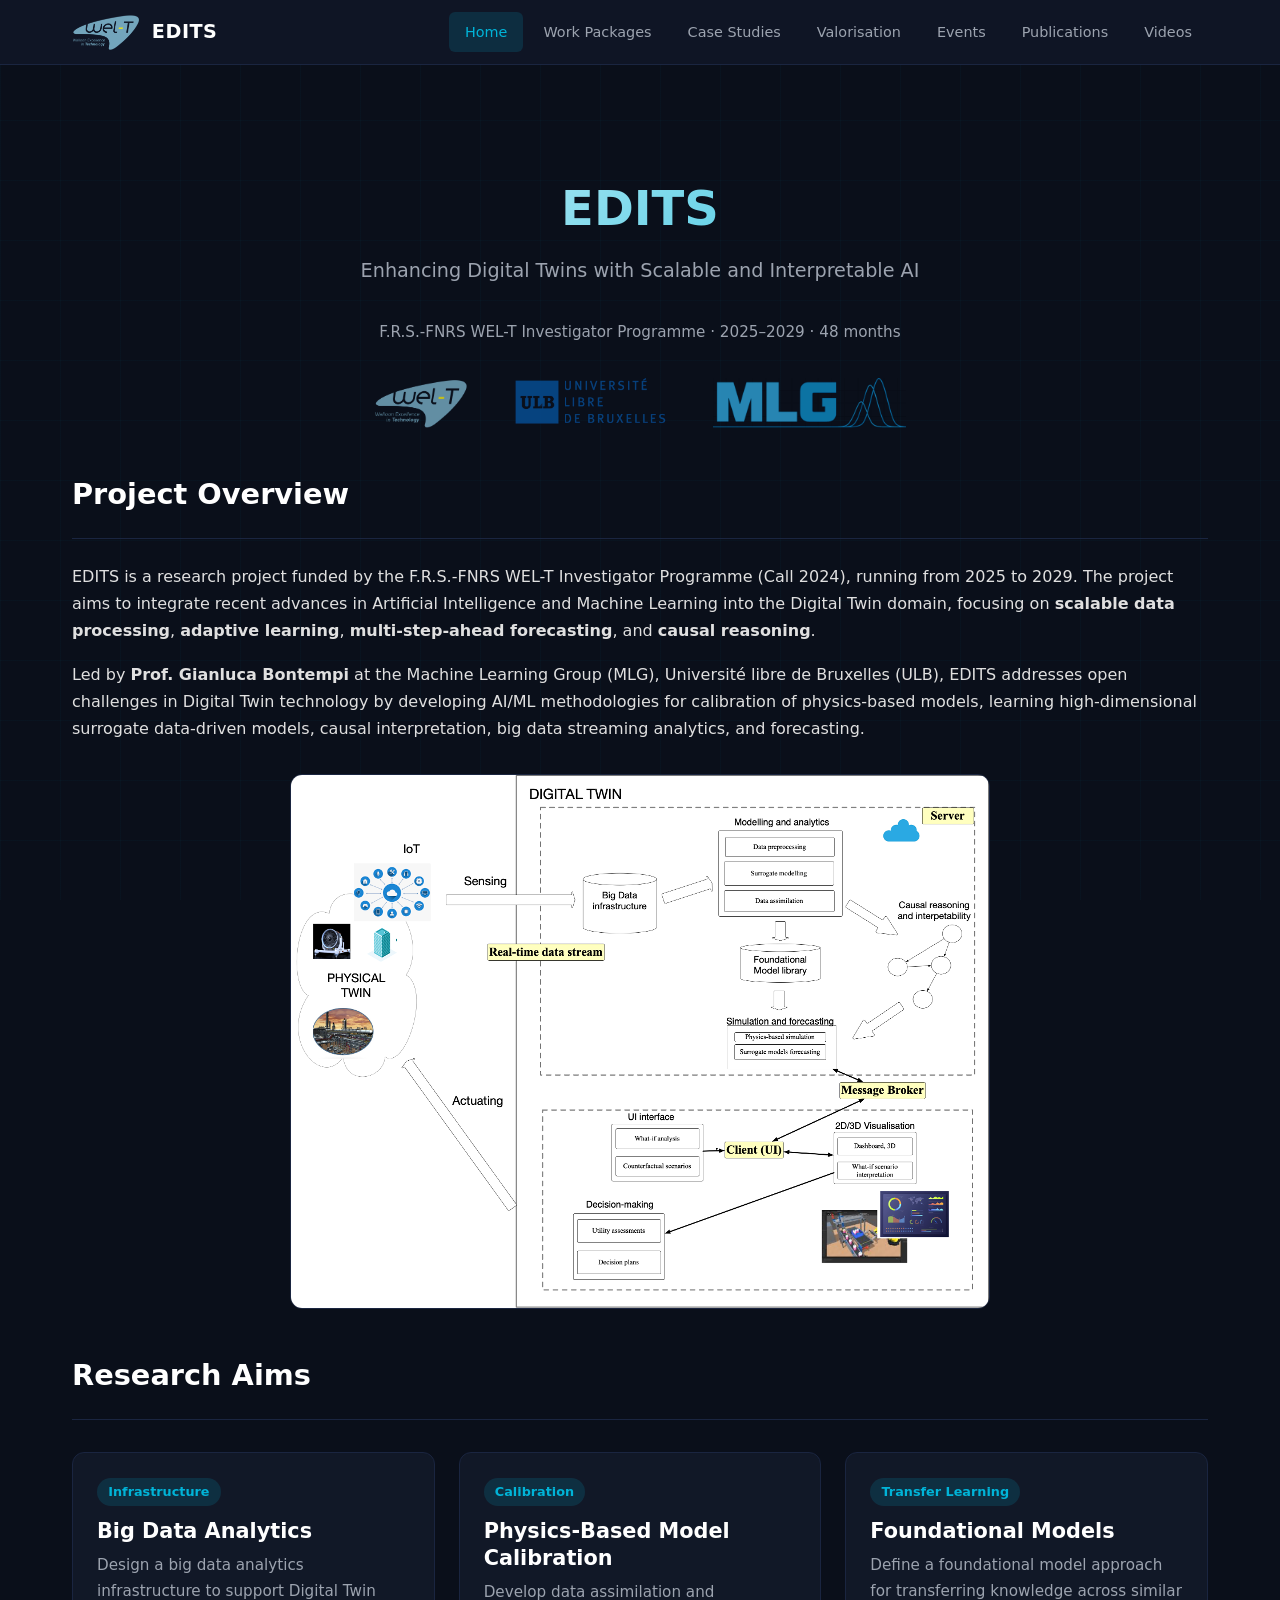
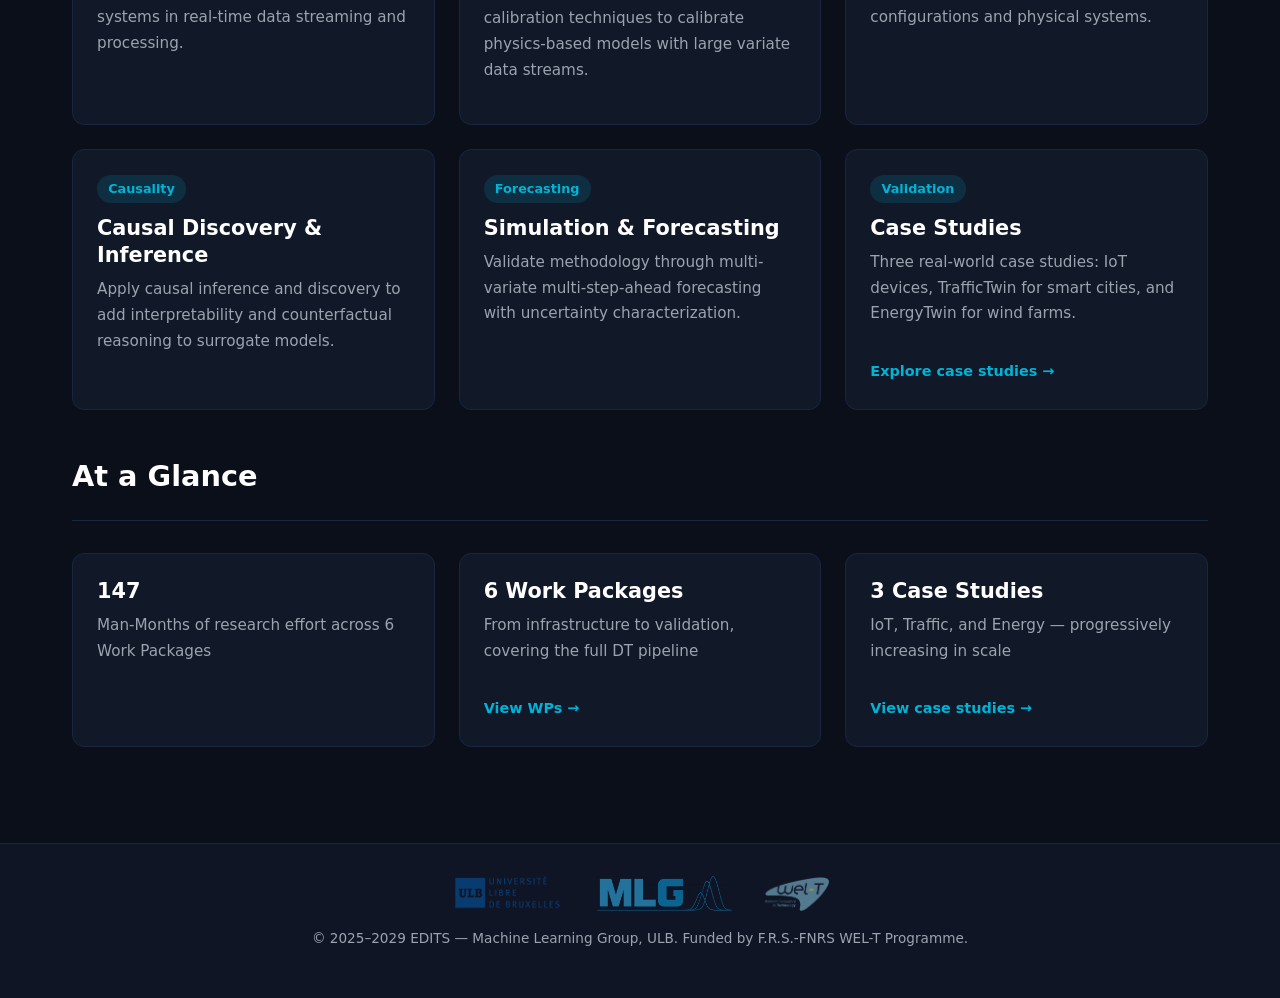
<file: index.html>
<!DOCTYPE html>
<html lang="en">
<head>
  <meta charset="UTF-8">
  <meta name="viewport" content="width=device-width, initial-scale=1.0">
  <title>EDITS — WEL-T Digital Twins</title>
  <link rel="stylesheet" href="assets/css/style.css">
  <link rel="icon" href="assets/images/welt_logo.png">
</head>
<body>

  <nav>
    <div class="container">
      <a href="index.html" class="nav-logo">
        <img src="assets/images/welt_logo_transparent.png" alt="WEL-T">
        <span>EDITS</span>
      </a>
      <button class="nav-toggle" aria-label="Toggle menu">&#9776;</button>
      <ul class="nav-links">
        <li><a href="index.html">Home</a></li>
        <li><a href="workpackages.html">Work Packages</a></li>
        <li><a href="case-studies.html">Case Studies</a></li>
        <li><a href="valorisation.html">Valorisation</a></li>
        <li><a href="events.html">Events</a></li>
        <li><a href="publications.html">Publications</a></li>
        <li><a href="videos.html">Videos</a></li>
      </ul>
    </div>
  </nav>

  <main>
    <div class="container">

      <section class="hero">
        <h1>EDITS</h1>
        <p class="subtitle">Enhancing Digital Twins with Scalable and Interpretable AI</p>
        <p style="color: var(--text-muted); font-size: 0.95rem;">
          F.R.S.-FNRS WEL-T Investigator Programme &middot; 2025&ndash;2029 &middot; 48 months
        </p>
        <div class="hero-logos">
          <img src="assets/images/welt_logo_transparent.png" alt="WEL-T">
          <img src="assets/images/ulb_logo_transparent.png" alt="ULB">
          <img src="assets/images/mlg_logo_transparent.png" alt="MLG">
        </div>
      </section>

      <section class="section">
        <div class="section-header">
          <h2>Project Overview</h2>
        </div>
        <p>
          EDITS is a research project funded by the F.R.S.-FNRS WEL-T Investigator Programme (Call 2024),
          running from 2025 to 2029. The project aims to integrate recent advances in Artificial Intelligence
          and Machine Learning into the Digital Twin domain, focusing on <strong>scalable data processing</strong>,
          <strong>adaptive learning</strong>, <strong>multi-step-ahead forecasting</strong>, and
          <strong>causal reasoning</strong>.
        </p>
        <p>
          Led by <strong>Prof. Gianluca Bontempi</strong> at the Machine Learning Group (MLG),
          Universit&eacute; libre de Bruxelles (ULB), EDITS addresses open challenges in Digital Twin technology
          by developing AI/ML methodologies for calibration of physics-based models, learning high-dimensional
          surrogate data-driven models, causal interpretation, big data streaming analytics, and forecasting.
        </p>
        <img src="assets/images/vision.png" alt="EDITS Vision" class="vision-img">
      </section>

      <section class="section">
        <div class="section-header">
          <h2>Research Aims</h2>
        </div>
        <div class="card-grid">
          <div class="card">
            <span class="tag">Infrastructure</span>
            <h3>Big Data Analytics</h3>
            <p>Design a big data analytics infrastructure to support Digital Twin systems in real-time data streaming and processing.</p>
          </div>
          <div class="card">
            <span class="tag">Calibration</span>
            <h3>Physics-Based Model Calibration</h3>
            <p>Develop data assimilation and calibration techniques to calibrate physics-based models with large variate data streams.</p>
          </div>
          <div class="card">
            <span class="tag">Transfer Learning</span>
            <h3>Foundational Models</h3>
            <p>Define a foundational model approach for transferring knowledge across similar configurations and physical systems.</p>
          </div>
          <div class="card">
            <span class="tag">Causality</span>
            <h3>Causal Discovery &amp; Inference</h3>
            <p>Apply causal inference and discovery to add interpretability and counterfactual reasoning to surrogate models.</p>
          </div>
          <div class="card">
            <span class="tag">Forecasting</span>
            <h3>Simulation &amp; Forecasting</h3>
            <p>Validate methodology through multi-variate multi-step-ahead forecasting with uncertainty characterization.</p>
          </div>
          <div class="card">
            <span class="tag">Validation</span>
            <h3>Case Studies</h3>
            <p>Three real-world case studies: IoT devices, TrafficTwin for smart cities, and EnergyTwin for wind farms.</p>
            <a href="case-studies.html" class="card-link">Explore case studies &rarr;</a>
          </div>
        </div>
      </section>

      <section class="section">
        <div class="section-header">
          <h2>At a Glance</h2>
        </div>
        <div class="card-grid">
          <div class="card">
            <h3>147</h3>
            <p>Man-Months of research effort across 6 Work Packages</p>
          </div>
          <div class="card">
            <h3>6 Work Packages</h3>
            <p>From infrastructure to validation, covering the full DT pipeline</p>
            <a href="workpackages.html" class="card-link">View WPs &rarr;</a>
          </div>
          <div class="card">
            <h3>3 Case Studies</h3>
            <p>IoT, Traffic, and Energy — progressively increasing in scale</p>
            <a href="case-studies.html" class="card-link">View case studies &rarr;</a>
          </div>
        </div>
      </section>

    </div>
  </main>

  <footer>
    <div class="container">
      <div class="footer-logos">
        <img src="assets/images/ulb_logo_transparent.png" alt="ULB">
        <img src="assets/images/mlg_logo_transparent.png" alt="MLG">
        <img src="assets/images/welt_logo_transparent.png" alt="WEL-T">
      </div>
      <p>&copy; 2025&ndash;2029 EDITS &mdash; Machine Learning Group, ULB. Funded by F.R.S.-FNRS WEL-T Programme.</p>
    </div>
  </footer>

  <script src="assets/js/main.js"></script>
</body>
</html>
</file>
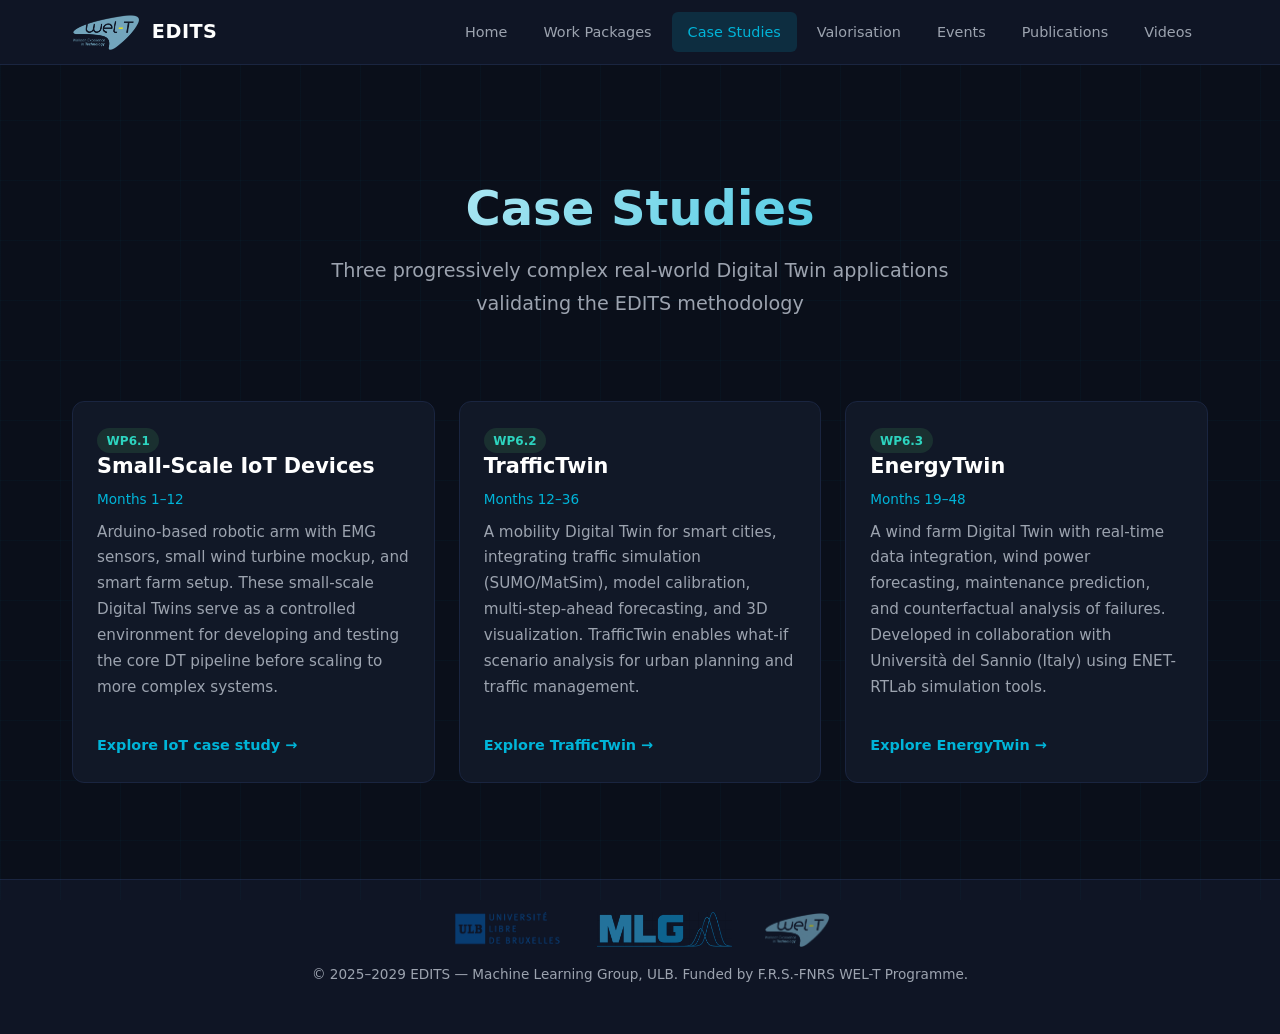
<file: case-studies.html>
<!DOCTYPE html>
<html lang="en">
<head>
  <meta charset="UTF-8">
  <meta name="viewport" content="width=device-width, initial-scale=1.0">
  <title>Case Studies — EDITS</title>
  <link rel="stylesheet" href="assets/css/style.css">
  <link rel="icon" href="assets/images/welt_logo.png">
</head>
<body>

  <nav>
    <div class="container">
      <a href="index.html" class="nav-logo">
        <img src="assets/images/welt_logo_transparent.png" alt="WEL-T">
        <span>EDITS</span>
      </a>
      <button class="nav-toggle" aria-label="Toggle menu">&#9776;</button>
      <ul class="nav-links">
        <li><a href="index.html">Home</a></li>
        <li><a href="workpackages.html">Work Packages</a></li>
        <li><a href="case-studies.html">Case Studies</a></li>
        <li><a href="valorisation.html">Valorisation</a></li>
        <li><a href="events.html">Events</a></li>
        <li><a href="publications.html">Publications</a></li>
        <li><a href="videos.html">Videos</a></li>
      </ul>
    </div>
  </nav>

  <main>
    <div class="container">

      <section class="hero" style="padding-bottom: 1rem;">
        <h1>Case Studies</h1>
        <p class="subtitle">Three progressively complex real-world Digital Twin applications validating the EDITS methodology</p>
      </section>

      <section class="section">
        <div class="card-grid">

          <div class="card">
            <span class="badge badge-wp6">WP6.1</span>
            <h3>Small-Scale IoT Devices</h3>
            <p style="color: var(--accent); font-size: 0.85rem; margin-bottom: 0.5rem;">Months 1–12</p>
            <p>
              Arduino-based robotic arm with EMG sensors, small wind turbine mockup, and smart farm setup.
              These small-scale Digital Twins serve as a controlled environment for developing and testing
              the core DT pipeline before scaling to more complex systems.
            </p>
            <a href="case-studies/iot.html" class="card-link">Explore IoT case study &rarr;</a>
          </div>

          <div class="card">
            <span class="badge badge-wp6">WP6.2</span>
            <h3>TrafficTwin</h3>
            <p style="color: var(--accent); font-size: 0.85rem; margin-bottom: 0.5rem;">Months 12–36</p>
            <p>
              A mobility Digital Twin for smart cities, integrating traffic simulation (SUMO/MatSim),
              model calibration, multi-step-ahead forecasting, and 3D visualization. TrafficTwin enables
              what-if scenario analysis for urban planning and traffic management.
            </p>
            <a href="https://traffictwin.ulb.be/" class="card-link" target="_blank" rel="noopener">Explore TrafficTwin &rarr;</a>
          </div>

          <div class="card">
            <span class="badge badge-wp6">WP6.3</span>
            <h3>EnergyTwin</h3>
            <p style="color: var(--accent); font-size: 0.85rem; margin-bottom: 0.5rem;">Months 19–48</p>
            <p>
              A wind farm Digital Twin with real-time data integration, wind power forecasting,
              maintenance prediction, and counterfactual analysis of failures. Developed in collaboration
              with Universit&agrave; del Sannio (Italy) using ENET-RTLab simulation tools.
            </p>
            <a href="case-studies/energytwin.html" class="card-link">Explore EnergyTwin &rarr;</a>
          </div>

        </div>
      </section>

    </div>
  </main>

  <footer>
    <div class="container">
      <div class="footer-logos">
        <img src="assets/images/ulb_logo_transparent.png" alt="ULB">
        <img src="assets/images/mlg_logo_transparent.png" alt="MLG">
        <img src="assets/images/welt_logo_transparent.png" alt="WEL-T">
      </div>
      <p>&copy; 2025&ndash;2029 EDITS &mdash; Machine Learning Group, ULB. Funded by F.R.S.-FNRS WEL-T Programme.</p>
    </div>
  </footer>

  <script src="assets/js/main.js"></script>
</body>
</html>
</file>
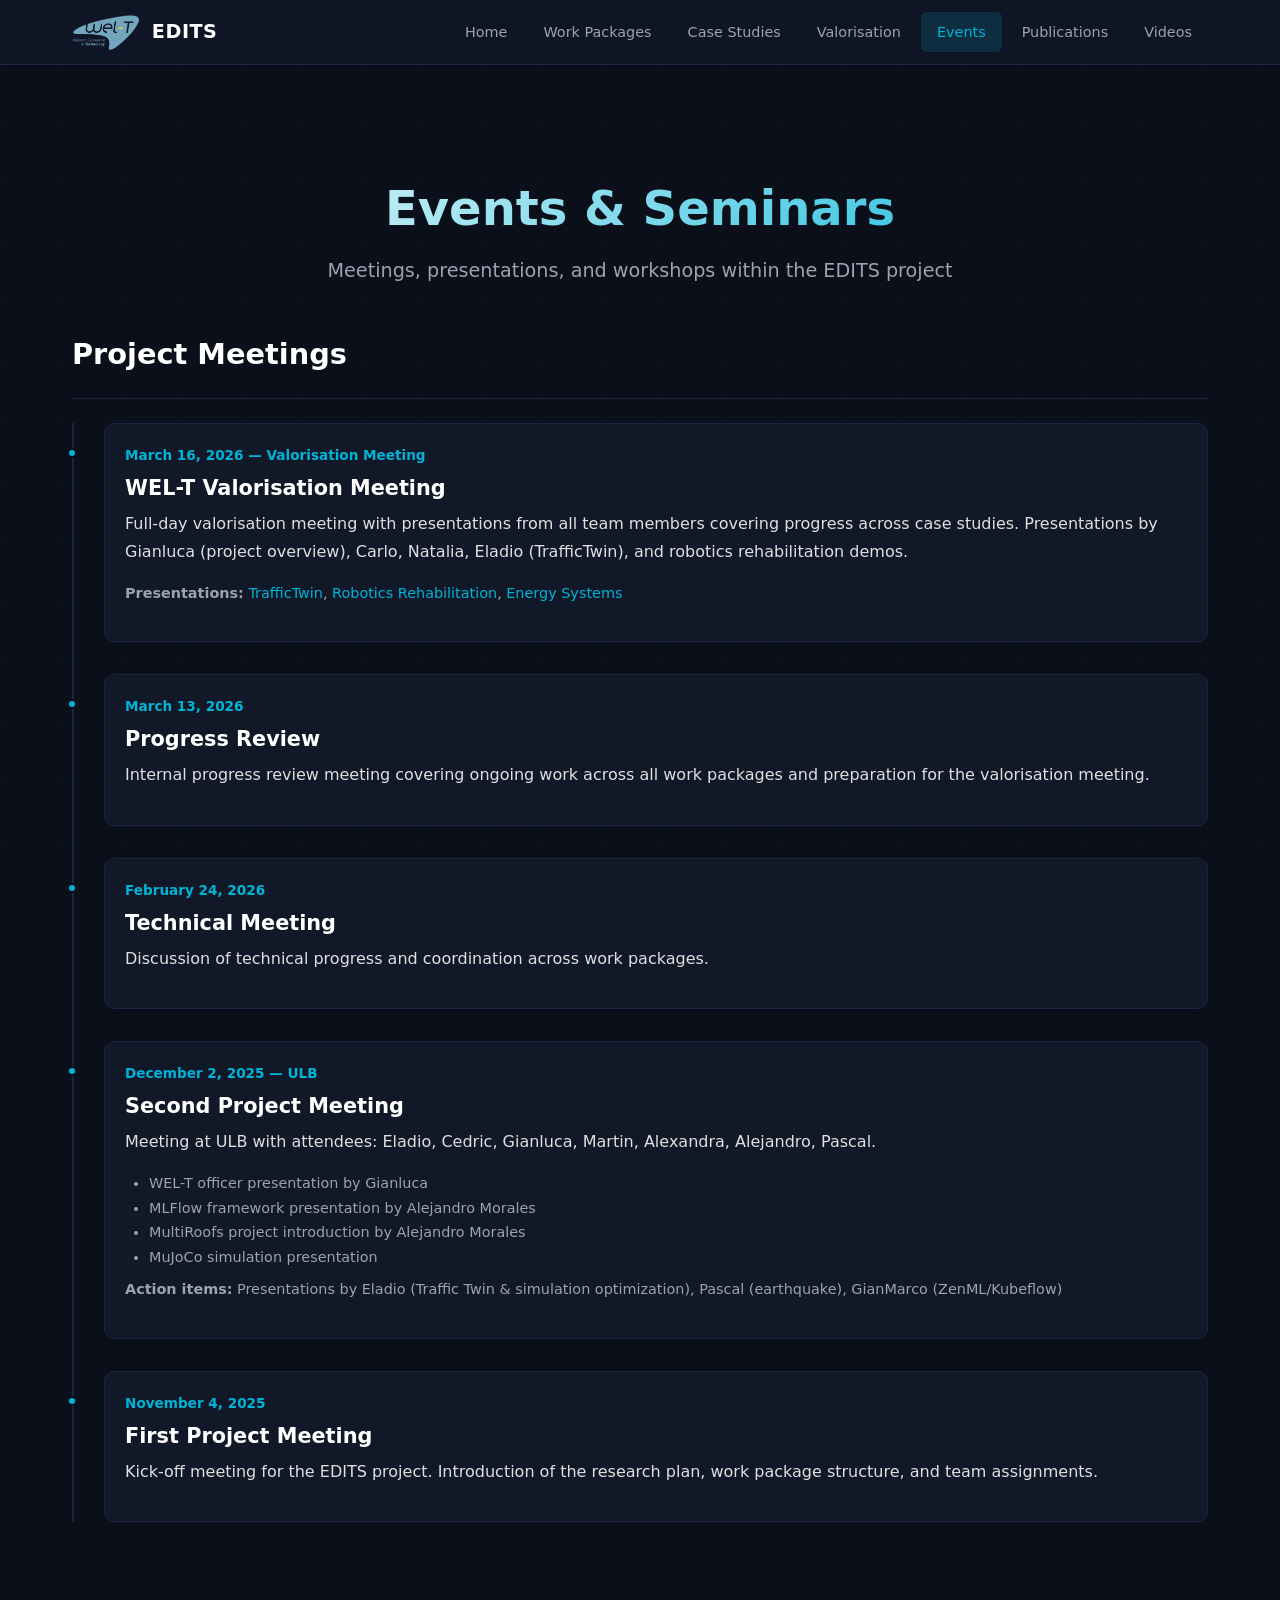
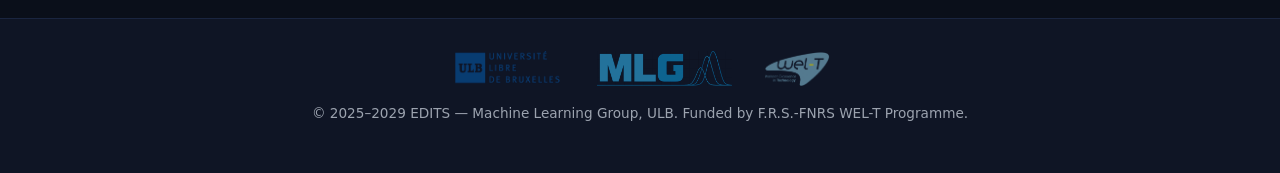
<file: events.html>
<!DOCTYPE html>
<html lang="en">
<head>
  <meta charset="UTF-8">
  <meta name="viewport" content="width=device-width, initial-scale=1.0">
  <title>Events — EDITS</title>
  <link rel="stylesheet" href="assets/css/style.css">
  <link rel="icon" href="assets/images/welt_logo.png">
</head>
<body>

  <nav>
    <div class="container">
      <a href="index.html" class="nav-logo">
        <img src="assets/images/welt_logo_transparent.png" alt="WEL-T">
        <span>EDITS</span>
      </a>
      <button class="nav-toggle" aria-label="Toggle menu">&#9776;</button>
      <ul class="nav-links">
        <li><a href="index.html">Home</a></li>
        <li><a href="workpackages.html">Work Packages</a></li>
        <li><a href="case-studies.html">Case Studies</a></li>
        <li><a href="valorisation.html">Valorisation</a></li>
        <li><a href="events.html">Events</a></li>
        <li><a href="publications.html">Publications</a></li>
        <li><a href="videos.html">Videos</a></li>
      </ul>
    </div>
  </nav>

  <main>
    <div class="container">

      <section class="hero" style="padding-bottom: 1rem;">
        <h1>Events &amp; Seminars</h1>
        <p class="subtitle">Meetings, presentations, and workshops within the EDITS project</p>
      </section>

      <section class="section">
        <div class="section-header">
          <h2>Project Meetings</h2>
        </div>

        <div class="timeline">

          <div class="timeline-item">
            <div class="date">March 16, 2026 — Valorisation Meeting</div>
            <h3>WEL-T Valorisation Meeting</h3>
            <p>
              Full-day valorisation meeting with presentations from all team members covering
              progress across case studies. Presentations by Gianluca (project overview), Carlo,
              Natalia, Eladio (TrafficTwin), and robotics rehabilitation demos.
            </p>
            <p style="color: var(--text-muted); font-size: 0.9rem;">
              <strong>Presentations:</strong>
              <a href="case-studies/traffictwin.html">TrafficTwin</a>,
              <a href="case-studies/iot.html">Robotics Rehabilitation</a>,
              <a href="case-studies/energytwin.html">Energy Systems</a>
            </p>
          </div>

          <div class="timeline-item">
            <div class="date">March 13, 2026</div>
            <h3>Progress Review</h3>
            <p>
              Internal progress review meeting covering ongoing work across all work packages
              and preparation for the valorisation meeting.
            </p>
          </div>

          <div class="timeline-item">
            <div class="date">February 24, 2026</div>
            <h3>Technical Meeting</h3>
            <p>
              Discussion of technical progress and coordination across work packages.
            </p>
          </div>

          <div class="timeline-item">
            <div class="date">December 2, 2025 — ULB</div>
            <h3>Second Project Meeting</h3>
            <p>
              Meeting at ULB with attendees: Eladio, Cedric, Gianluca, Martin, Alexandra, Alejandro, Pascal.
            </p>
            <ul style="padding-left: 1.5rem; color: var(--text-muted); font-size: 0.9rem; margin-top: 0.5rem;">
              <li>WEL-T officer presentation by Gianluca</li>
              <li>MLFlow framework presentation by Alejandro Morales</li>
              <li>MultiRoofs project introduction by Alejandro Morales</li>
              <li>MuJoCo simulation presentation</li>
            </ul>
            <p style="color: var(--text-muted); font-size: 0.9rem; margin-top: 0.5rem;">
              <strong>Action items:</strong> Presentations by Eladio (Traffic Twin &amp; simulation optimization),
              Pascal (earthquake), GianMarco (ZenML/Kubeflow)
            </p>
          </div>

          <div class="timeline-item">
            <div class="date">November 4, 2025</div>
            <h3>First Project Meeting</h3>
            <p>
              Kick-off meeting for the EDITS project. Introduction of the research plan,
              work package structure, and team assignments.
            </p>
          </div>

        </div>
      </section>

    </div>
  </main>

  <footer>
    <div class="container">
      <div class="footer-logos">
        <img src="assets/images/ulb_logo_transparent.png" alt="ULB">
        <img src="assets/images/mlg_logo_transparent.png" alt="MLG">
        <img src="assets/images/welt_logo_transparent.png" alt="WEL-T">
      </div>
      <p>&copy; 2025&ndash;2029 EDITS &mdash; Machine Learning Group, ULB. Funded by F.R.S.-FNRS WEL-T Programme.</p>
    </div>
  </footer>

  <script src="assets/js/main.js"></script>
</body>
</html>
</file>
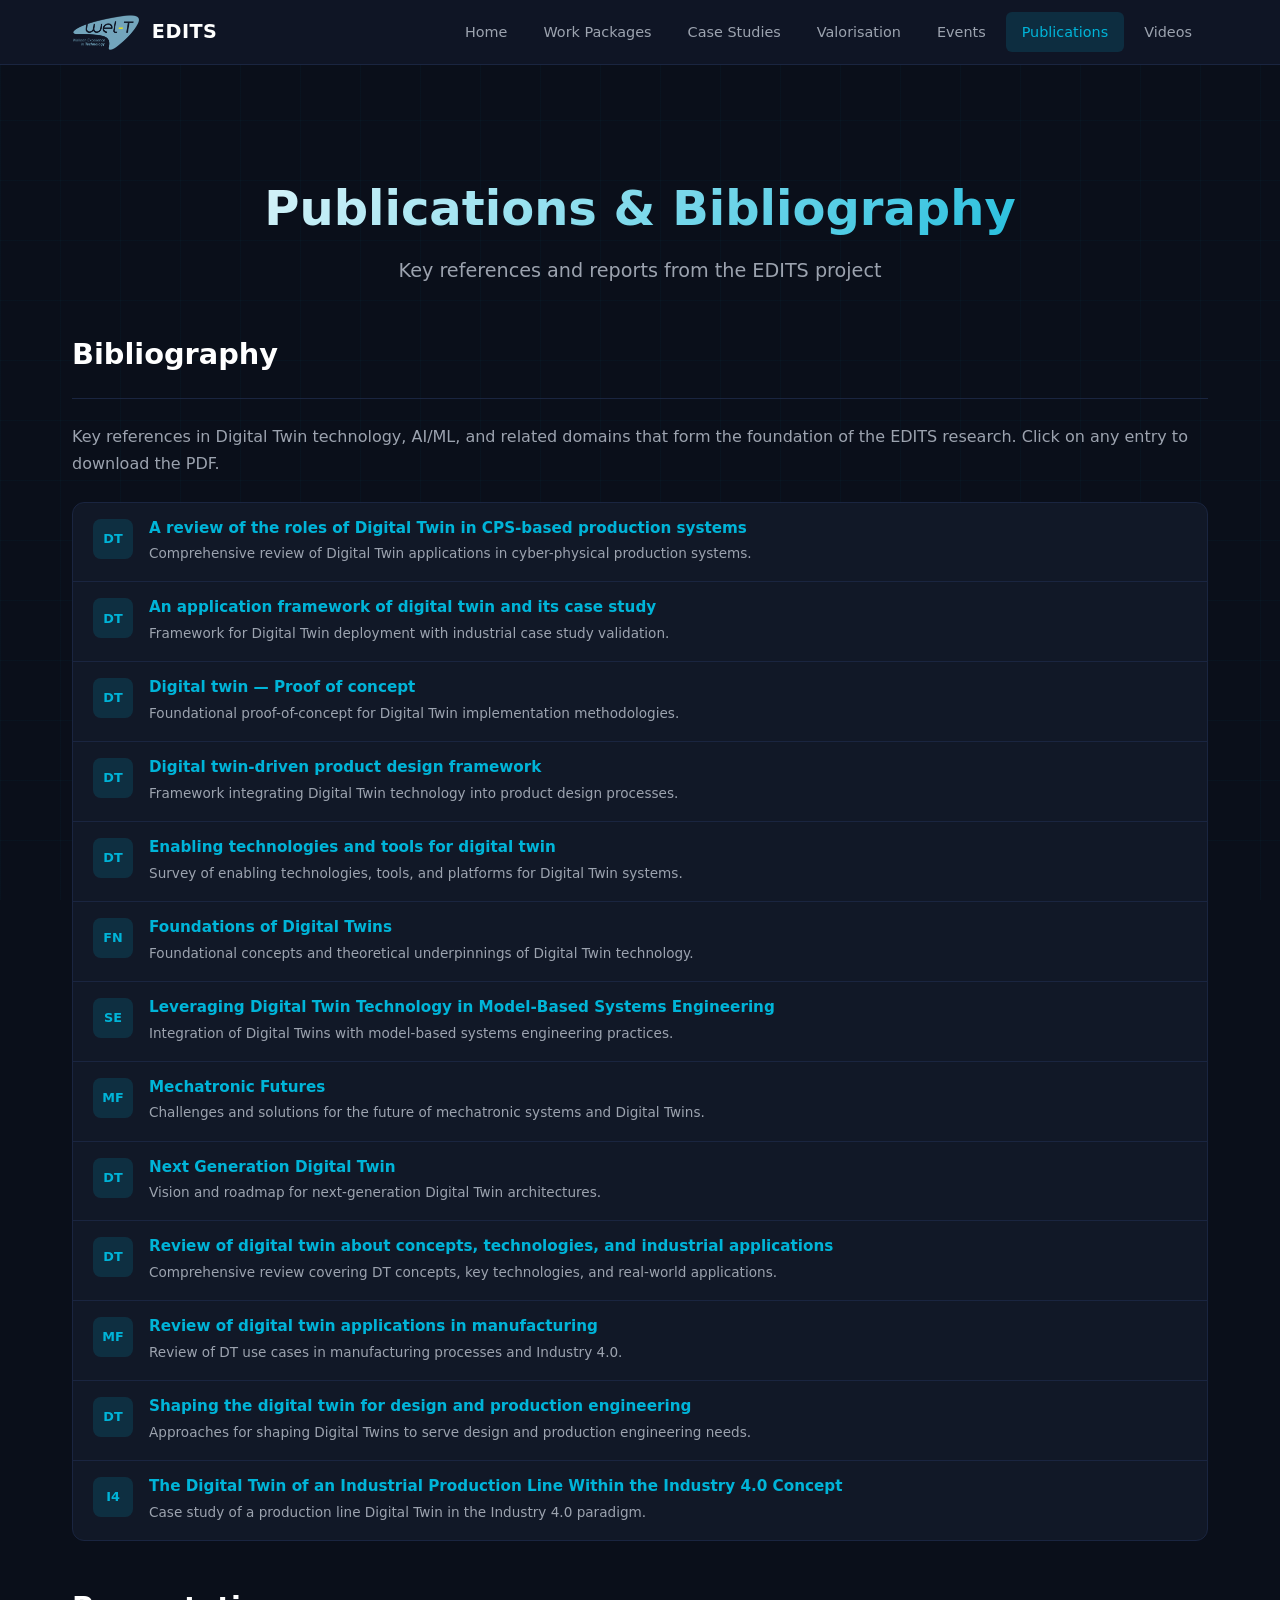
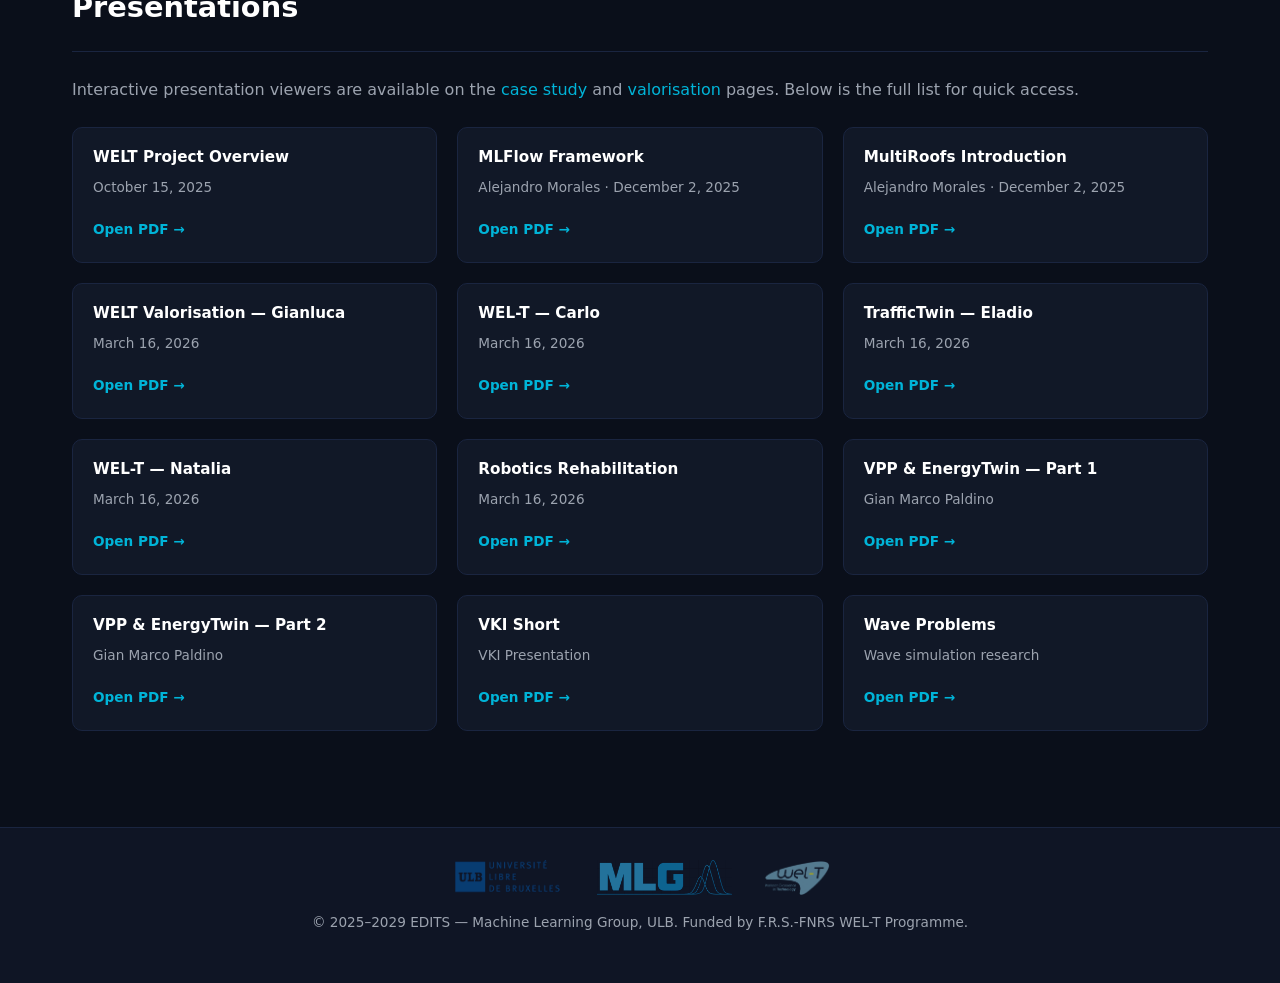
<file: publications.html>
<!DOCTYPE html>
<html lang="en">
<head>
  <meta charset="UTF-8">
  <meta name="viewport" content="width=device-width, initial-scale=1.0">
  <title>Publications — EDITS</title>
  <link rel="stylesheet" href="assets/css/style.css">
  <link rel="icon" href="assets/images/welt_logo.png">
</head>
<body>

  <nav>
    <div class="container">
      <a href="index.html" class="nav-logo">
        <img src="assets/images/welt_logo_transparent.png" alt="WEL-T">
        <span>EDITS</span>
      </a>
      <button class="nav-toggle" aria-label="Toggle menu">&#9776;</button>
      <ul class="nav-links">
        <li><a href="index.html">Home</a></li>
        <li><a href="workpackages.html">Work Packages</a></li>
        <li><a href="case-studies.html">Case Studies</a></li>
        <li><a href="valorisation.html">Valorisation</a></li>
        <li><a href="events.html">Events</a></li>
        <li><a href="publications.html">Publications</a></li>
        <li><a href="videos.html">Videos</a></li>
      </ul>
    </div>
  </nav>

  <main>
    <div class="container">

      <section class="hero" style="padding-bottom: 1rem;">
        <h1>Publications &amp; Bibliography</h1>
        <p class="subtitle">Key references and reports from the EDITS project</p>
      </section>

      <section class="section">
        <div class="section-header">
          <h2>Bibliography</h2>
        </div>
        <p style="color: var(--text-muted); margin-bottom: 1.5rem;">
          Key references in Digital Twin technology, AI/ML, and related domains that form the foundation of the EDITS research.
          Click on any entry to download the PDF.
        </p>

        <div class="card" style="padding: 0;">
          <ul class="pub-list">

            <li class="pub-item">
              <div class="pub-icon">DT</div>
              <div>
                <h4><a href="assets/bibliography/A review of the roles of Digital Twin in CPS-based productionsystems.pdf">A review of the roles of Digital Twin in CPS-based production systems</a></h4>
                <p>Comprehensive review of Digital Twin applications in cyber-physical production systems.</p>
              </div>
            </li>

            <li class="pub-item">
              <div class="pub-icon">DT</div>
              <div>
                <h4><a href="assets/bibliography/An application framework of digital twin and its case study.pdf">An application framework of digital twin and its case study</a></h4>
                <p>Framework for Digital Twin deployment with industrial case study validation.</p>
              </div>
            </li>

            <li class="pub-item">
              <div class="pub-icon">DT</div>
              <div>
                <h4><a href="assets/bibliography/Digital twin – Proof of concept.pdf">Digital twin &mdash; Proof of concept</a></h4>
                <p>Foundational proof-of-concept for Digital Twin implementation methodologies.</p>
              </div>
            </li>

            <li class="pub-item">
              <div class="pub-icon">DT</div>
              <div>
                <h4><a href="assets/bibliography/Digital twin-driven product design framework.pdf">Digital twin-driven product design framework</a></h4>
                <p>Framework integrating Digital Twin technology into product design processes.</p>
              </div>
            </li>

            <li class="pub-item">
              <div class="pub-icon">DT</div>
              <div>
                <h4><a href="assets/bibliography/Enabling technologies and tools for digital twin.pdf">Enabling technologies and tools for digital twin</a></h4>
                <p>Survey of enabling technologies, tools, and platforms for Digital Twin systems.</p>
              </div>
            </li>

            <li class="pub-item">
              <div class="pub-icon">FN</div>
              <div>
                <h4><a href="assets/bibliography/foundations.pdf">Foundations of Digital Twins</a></h4>
                <p>Foundational concepts and theoretical underpinnings of Digital Twin technology.</p>
              </div>
            </li>

            <li class="pub-item">
              <div class="pub-icon">SE</div>
              <div>
                <h4><a href="assets/bibliography/Leveraging Digital Twin Technology in Model-Based Systems Engineering.pdf">Leveraging Digital Twin Technology in Model-Based Systems Engineering</a></h4>
                <p>Integration of Digital Twins with model-based systems engineering practices.</p>
              </div>
            </li>

            <li class="pub-item">
              <div class="pub-icon">MF</div>
              <div>
                <h4><a href="assets/bibliography/Mechatronic Futures.pdf">Mechatronic Futures</a></h4>
                <p>Challenges and solutions for the future of mechatronic systems and Digital Twins.</p>
              </div>
            </li>

            <li class="pub-item">
              <div class="pub-icon">DT</div>
              <div>
                <h4><a href="assets/bibliography/Next Generation Digital Twin.pdf">Next Generation Digital Twin</a></h4>
                <p>Vision and roadmap for next-generation Digital Twin architectures.</p>
              </div>
            </li>

            <li class="pub-item">
              <div class="pub-icon">DT</div>
              <div>
                <h4><a href="assets/bibliography/Review of digital twin about concepts, technologies, and industrial applications.pdf">Review of digital twin about concepts, technologies, and industrial applications</a></h4>
                <p>Comprehensive review covering DT concepts, key technologies, and real-world applications.</p>
              </div>
            </li>

            <li class="pub-item">
              <div class="pub-icon">MF</div>
              <div>
                <h4><a href="assets/bibliography/Review of digital twin applications in manufacturing.pdf">Review of digital twin applications in manufacturing</a></h4>
                <p>Review of DT use cases in manufacturing processes and Industry 4.0.</p>
              </div>
            </li>

            <li class="pub-item">
              <div class="pub-icon">DT</div>
              <div>
                <h4><a href="assets/bibliography/Shaping the digital twin for design and production engineering.pdf">Shaping the digital twin for design and production engineering</a></h4>
                <p>Approaches for shaping Digital Twins to serve design and production engineering needs.</p>
              </div>
            </li>

            <li class="pub-item">
              <div class="pub-icon">I4</div>
              <div>
                <h4><a href="assets/bibliography/The Digital Twin of an Industrial Production Line Within the Industry 4.0 Concept.pdf">The Digital Twin of an Industrial Production Line Within the Industry 4.0 Concept</a></h4>
                <p>Case study of a production line Digital Twin in the Industry 4.0 paradigm.</p>
              </div>
            </li>

          </ul>
        </div>
      </section>

      <section class="section">
        <div class="section-header">
          <h2>Presentations</h2>
        </div>
        <p style="color: var(--text-muted); margin-bottom: 1rem;">
          Interactive presentation viewers are available on the <a href="case-studies.html">case study</a> and
          <a href="valorisation.html">valorisation</a> pages. Below is the full list for quick access.
        </p>
        <div class="presentation-grid">
          <div class="presentation-card" onclick="window.open('assets/presentations/WELT_151025.pdf')">
            <h4>WELT Project Overview</h4>
            <p style="color: var(--text-muted); font-size: 0.85rem;">October 15, 2025</p>
            <span class="open-btn">Open PDF &rarr;</span>
          </div>
          <div class="presentation-card" onclick="window.open('assets/presentations/MLFlow- AlejandroMorales-02122025.pdf')">
            <h4>MLFlow Framework</h4>
            <p style="color: var(--text-muted); font-size: 0.85rem;">Alejandro Morales &middot; December 2, 2025</p>
            <span class="open-btn">Open PDF &rarr;</span>
          </div>
          <div class="presentation-card" onclick="window.open('assets/presentations/MultiRoofs introduction-AlejandroMorales-02122025.pdf')">
            <h4>MultiRoofs Introduction</h4>
            <p style="color: var(--text-muted); font-size: 0.85rem;">Alejandro Morales &middot; December 2, 2025</p>
            <span class="open-btn">Open PDF &rarr;</span>
          </div>
          <div class="presentation-card" onclick="window.open('assets/presentations/16_03_26_Gianluca_Presentation_WELT.pdf')">
            <h4>WELT Valorisation — Gianluca</h4>
            <p style="color: var(--text-muted); font-size: 0.85rem;">March 16, 2026</p>
            <span class="open-btn">Open PDF &rarr;</span>
          </div>
          <div class="presentation-card" onclick="window.open('assets/presentations/Carlo wel-t presentation 16-03-26.pdf')">
            <h4>WEL-T — Carlo</h4>
            <p style="color: var(--text-muted); font-size: 0.85rem;">March 16, 2026</p>
            <span class="open-btn">Open PDF &rarr;</span>
          </div>
          <div class="presentation-card" onclick="window.open('assets/presentations/valorisation_eladio.pdf')">
            <h4>TrafficTwin — Eladio</h4>
            <p style="color: var(--text-muted); font-size: 0.85rem;">March 16, 2026</p>
            <span class="open-btn">Open PDF &rarr;</span>
          </div>
          <div class="presentation-card" onclick="window.open('assets/presentations/WEL-T Natalia.pdf')">
            <h4>WEL-T — Natalia</h4>
            <p style="color: var(--text-muted); font-size: 0.85rem;">March 16, 2026</p>
            <span class="open-btn">Open PDF &rarr;</span>
          </div>
          <div class="presentation-card" onclick="window.open('assets/presentations/WEL-T Robotics Rehabilitation.pdf')">
            <h4>Robotics Rehabilitation</h4>
            <p style="color: var(--text-muted); font-size: 0.85rem;">March 16, 2026</p>
            <span class="open-btn">Open PDF &rarr;</span>
          </div>
          <div class="presentation-card" onclick="window.open('assets/presentations/paldino_part1.pdf')">
            <h4>VPP &amp; EnergyTwin — Part 1</h4>
            <p style="color: var(--text-muted); font-size: 0.85rem;">Gian Marco Paldino</p>
            <span class="open-btn">Open PDF &rarr;</span>
          </div>
          <div class="presentation-card" onclick="window.open('assets/presentations/paldino_part2.pdf')">
            <h4>VPP &amp; EnergyTwin — Part 2</h4>
            <p style="color: var(--text-muted); font-size: 0.85rem;">Gian Marco Paldino</p>
            <span class="open-btn">Open PDF &rarr;</span>
          </div>
          <div class="presentation-card" onclick="window.open('assets/presentations/VKI_Short.pdf')">
            <h4>VKI Short</h4>
            <p style="color: var(--text-muted); font-size: 0.85rem;">VKI Presentation</p>
            <span class="open-btn">Open PDF &rarr;</span>
          </div>
          <div class="presentation-card" onclick="window.open('assets/presentations/Wave_Problems.pdf')">
            <h4>Wave Problems</h4>
            <p style="color: var(--text-muted); font-size: 0.85rem;">Wave simulation research</p>
            <span class="open-btn">Open PDF &rarr;</span>
          </div>
        </div>
      </section>

    </div>
  </main>

  <footer>
    <div class="container">
      <div class="footer-logos">
        <img src="assets/images/ulb_logo_transparent.png" alt="ULB">
        <img src="assets/images/mlg_logo_transparent.png" alt="MLG">
        <img src="assets/images/welt_logo_transparent.png" alt="WEL-T">
      </div>
      <p>&copy; 2025&ndash;2029 EDITS &mdash; Machine Learning Group, ULB. Funded by F.R.S.-FNRS WEL-T Programme.</p>
    </div>
  </footer>

  <script src="assets/js/main.js"></script>
</body>
</html>
</file>
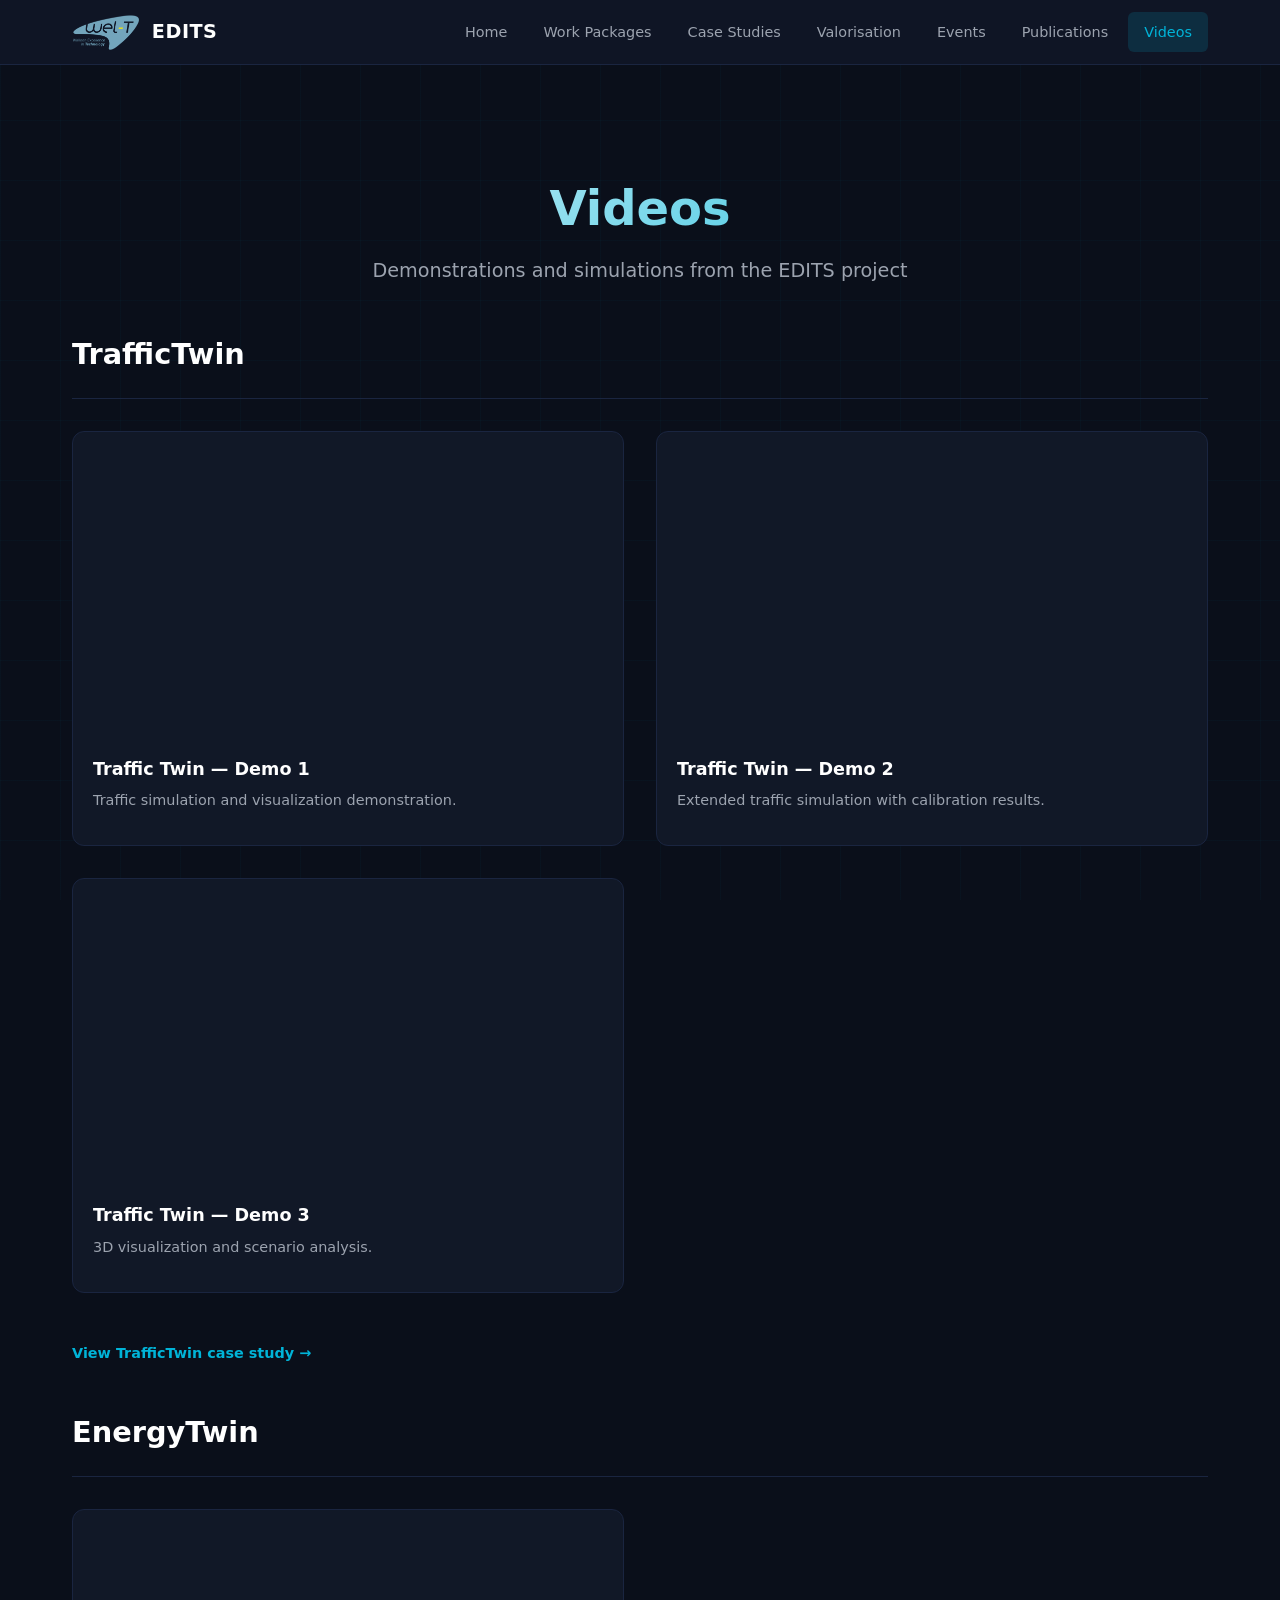
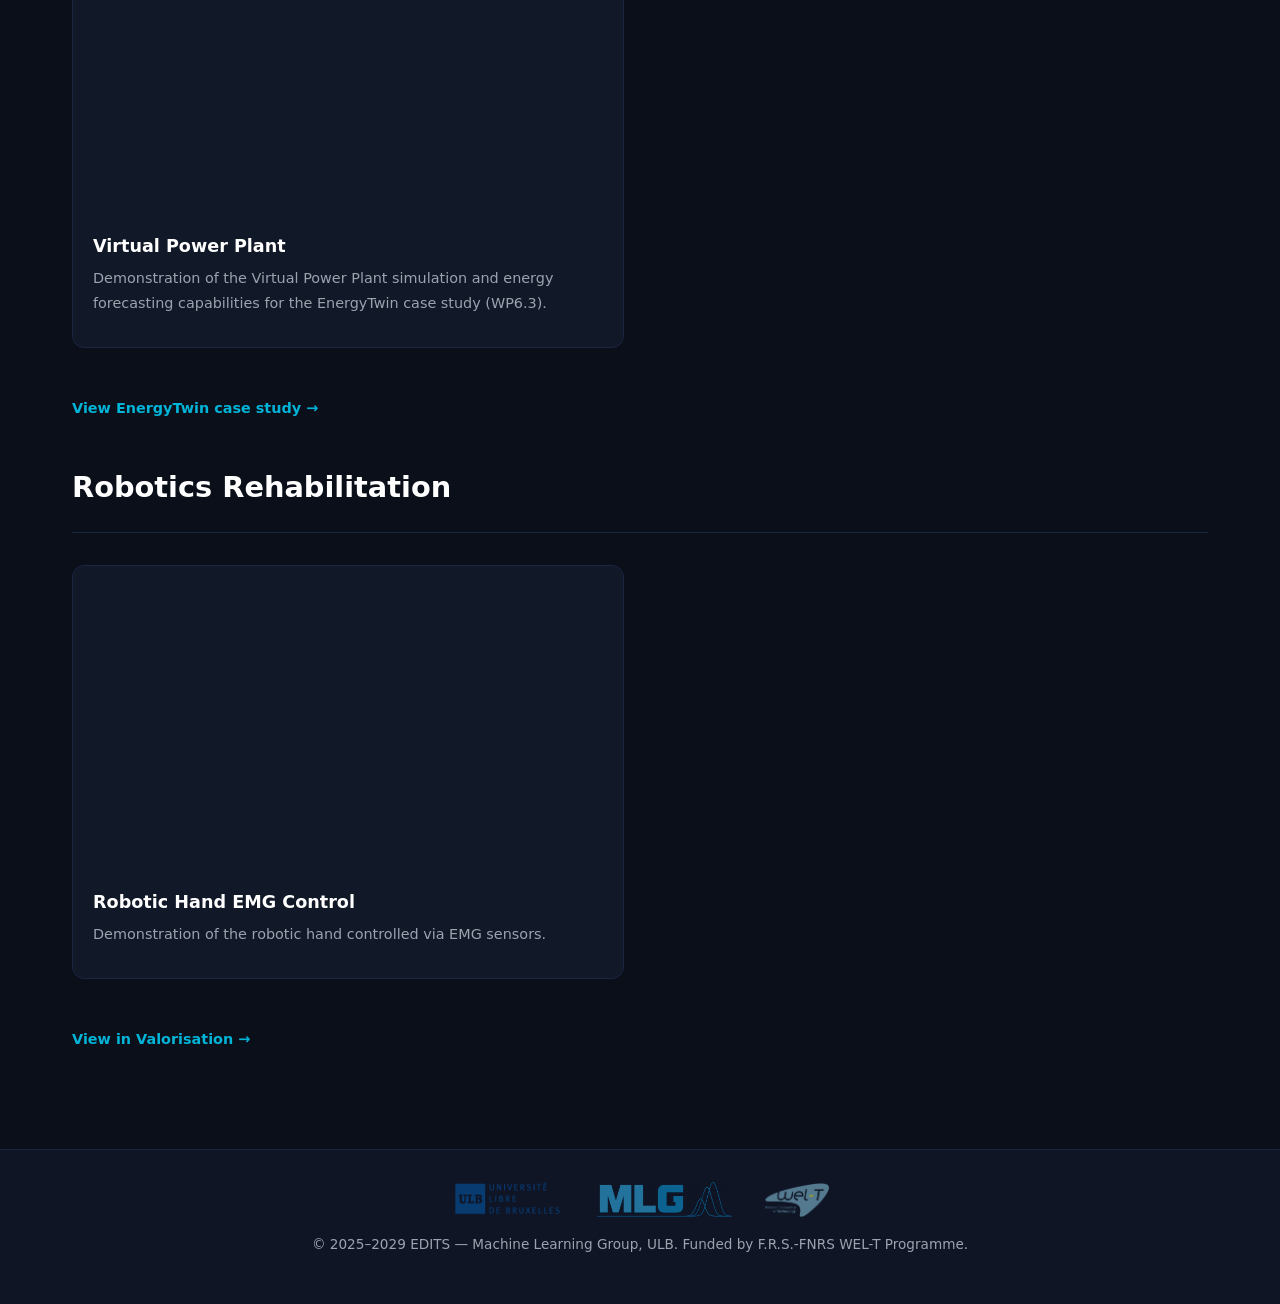
<file: videos.html>
<!DOCTYPE html>
<html lang="en">
<head>
  <meta charset="UTF-8">
  <meta name="viewport" content="width=device-width, initial-scale=1.0">
  <title>Videos — EDITS</title>
  <link rel="stylesheet" href="assets/css/style.css">
  <link rel="icon" href="assets/images/welt_logo.png">
</head>
<body>

  <nav>
    <div class="container">
      <a href="index.html" class="nav-logo">
        <img src="assets/images/welt_logo_transparent.png" alt="WEL-T">
        <span>EDITS</span>
      </a>
      <button class="nav-toggle" aria-label="Toggle menu">&#9776;</button>
      <ul class="nav-links">
        <li><a href="index.html">Home</a></li>
        <li><a href="workpackages.html">Work Packages</a></li>
        <li><a href="case-studies.html">Case Studies</a></li>
        <li><a href="valorisation.html">Valorisation</a></li>
        <li><a href="events.html">Events</a></li>
        <li><a href="publications.html">Publications</a></li>
        <li><a href="videos.html">Videos</a></li>
      </ul>
    </div>
  </nav>

  <main>
    <div class="container">

      <section class="hero" style="padding-bottom: 1rem;">
        <h1>Videos</h1>
        <p class="subtitle">Demonstrations and simulations from the EDITS project</p>
      </section>

      <!-- TrafficTwin -->
      <section class="section">
        <div class="section-header">
          <h2>TrafficTwin</h2>
        </div>
        <div class="video-grid">
          <div class="video-card">
            <div class="video-wrapper">
              <iframe src="https://www.youtube.com/embed/UBHUI-Ex_RI" title="WEL-T Traffic Twin 01" allow="accelerometer; autoplay; clipboard-write; encrypted-media; gyroscope; picture-in-picture; web-share" allowfullscreen></iframe>
            </div>
            <div class="video-info">
              <h3>Traffic Twin — Demo 1</h3>
              <p style="color: var(--text-muted); font-size: 0.9rem;">Traffic simulation and visualization demonstration.</p>
            </div>
          </div>
          <div class="video-card">
            <div class="video-wrapper">
              <iframe src="https://www.youtube.com/embed/huYnuteye-w" title="WEL-T Traffic Twin 02" allow="accelerometer; autoplay; clipboard-write; encrypted-media; gyroscope; picture-in-picture; web-share" allowfullscreen></iframe>
            </div>
            <div class="video-info">
              <h3>Traffic Twin — Demo 2</h3>
              <p style="color: var(--text-muted); font-size: 0.9rem;">Extended traffic simulation with calibration results.</p>
            </div>
          </div>
          <div class="video-card">
            <div class="video-wrapper">
              <iframe src="https://www.youtube.com/embed/qx25RpU_LOw" title="WEL-T Traffic Twin 03" allow="accelerometer; autoplay; clipboard-write; encrypted-media; gyroscope; picture-in-picture; web-share" allowfullscreen></iframe>
            </div>
            <div class="video-info">
              <h3>Traffic Twin — Demo 3</h3>
              <p style="color: var(--text-muted); font-size: 0.9rem;">3D visualization and scenario analysis.</p>
            </div>
          </div>
        </div>
        <p style="margin-top: 1rem;">
          <a href="case-studies/traffictwin.html" class="card-link">View TrafficTwin case study &rarr;</a>
        </p>
      </section>

      <!-- EnergyTwin -->
      <section class="section">
        <div class="section-header">
          <h2>EnergyTwin</h2>
        </div>
        <div class="video-grid">
          <div class="video-card">
            <div class="video-wrapper">
              <iframe src="https://www.youtube.com/embed/YPTOF7Y_mCo" title="WEL-T VPP" allow="accelerometer; autoplay; clipboard-write; encrypted-media; gyroscope; picture-in-picture; web-share" allowfullscreen></iframe>
            </div>
            <div class="video-info">
              <h3>Virtual Power Plant</h3>
              <p style="color: var(--text-muted); font-size: 0.9rem;">
                Demonstration of the Virtual Power Plant simulation and energy forecasting
                capabilities for the EnergyTwin case study (WP6.3).
              </p>
            </div>
          </div>
        </div>
        <p style="margin-top: 1rem;">
          <a href="case-studies/energytwin.html" class="card-link">View EnergyTwin case study &rarr;</a>
        </p>
      </section>

      <!-- Robotics Rehabilitation -->
      <section class="section">
        <div class="section-header">
          <h2>Robotics Rehabilitation</h2>
        </div>
        <div class="video-grid">
          <div class="video-card">
            <div class="video-wrapper">
              <iframe src="https://www.youtube.com/embed/jMWz4Wgpy0s" title="WEL-T Robotic hand EMG" allow="accelerometer; autoplay; clipboard-write; encrypted-media; gyroscope; picture-in-picture; web-share" allowfullscreen></iframe>
            </div>
            <div class="video-info">
              <h3>Robotic Hand EMG Control</h3>
              <p style="color: var(--text-muted); font-size: 0.9rem;">
                Demonstration of the robotic hand controlled via EMG sensors.
              </p>
            </div>
          </div>
        </div>
        <p style="margin-top: 1rem;">
          <a href="valorisation.html" class="card-link">View in Valorisation &rarr;</a>
        </p>
      </section>

    </div>
  </main>

  <footer>
    <div class="container">
      <div class="footer-logos">
        <img src="assets/images/ulb_logo_transparent.png" alt="ULB">
        <img src="assets/images/mlg_logo_transparent.png" alt="MLG">
        <img src="assets/images/welt_logo_transparent.png" alt="WEL-T">
      </div>
      <p>&copy; 2025&ndash;2029 EDITS &mdash; Machine Learning Group, ULB. Funded by F.R.S.-FNRS WEL-T Programme.</p>
    </div>
  </footer>

  <script src="assets/js/main.js"></script>
</body>
</html>
</file>
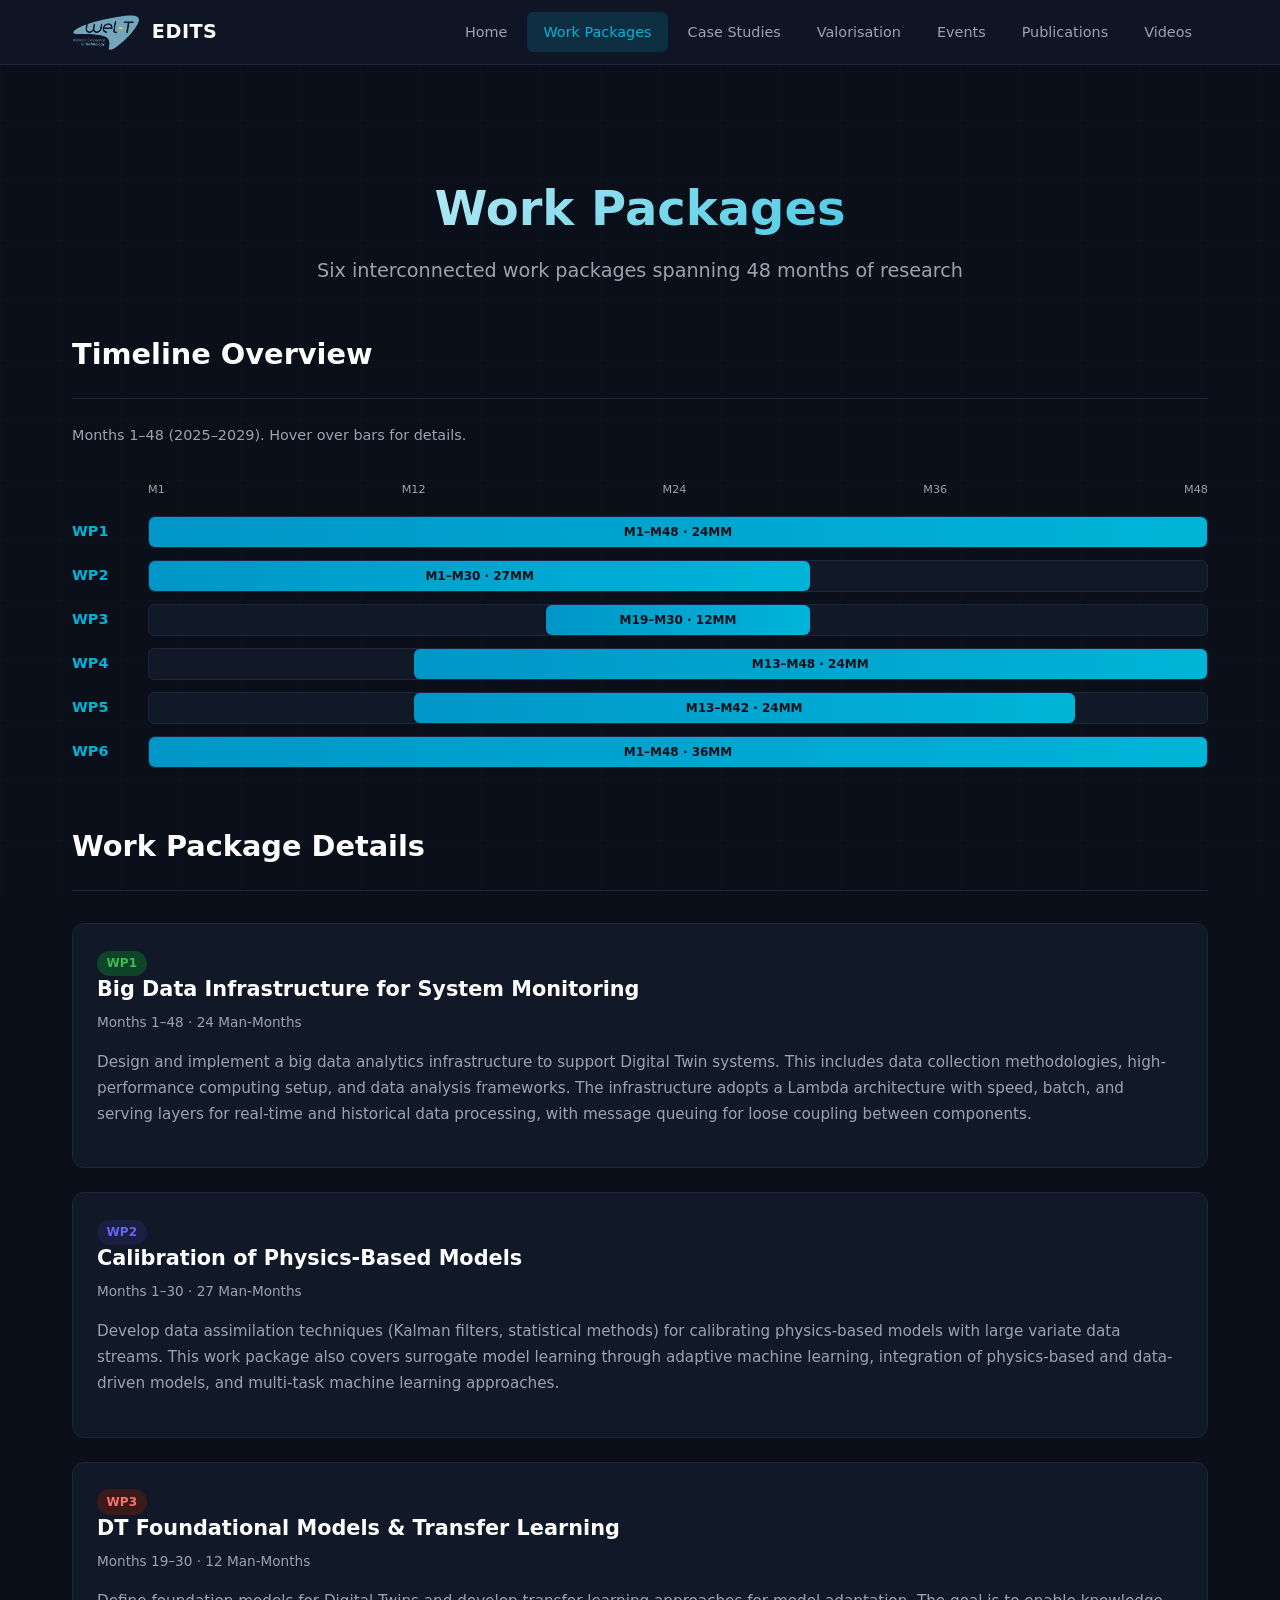
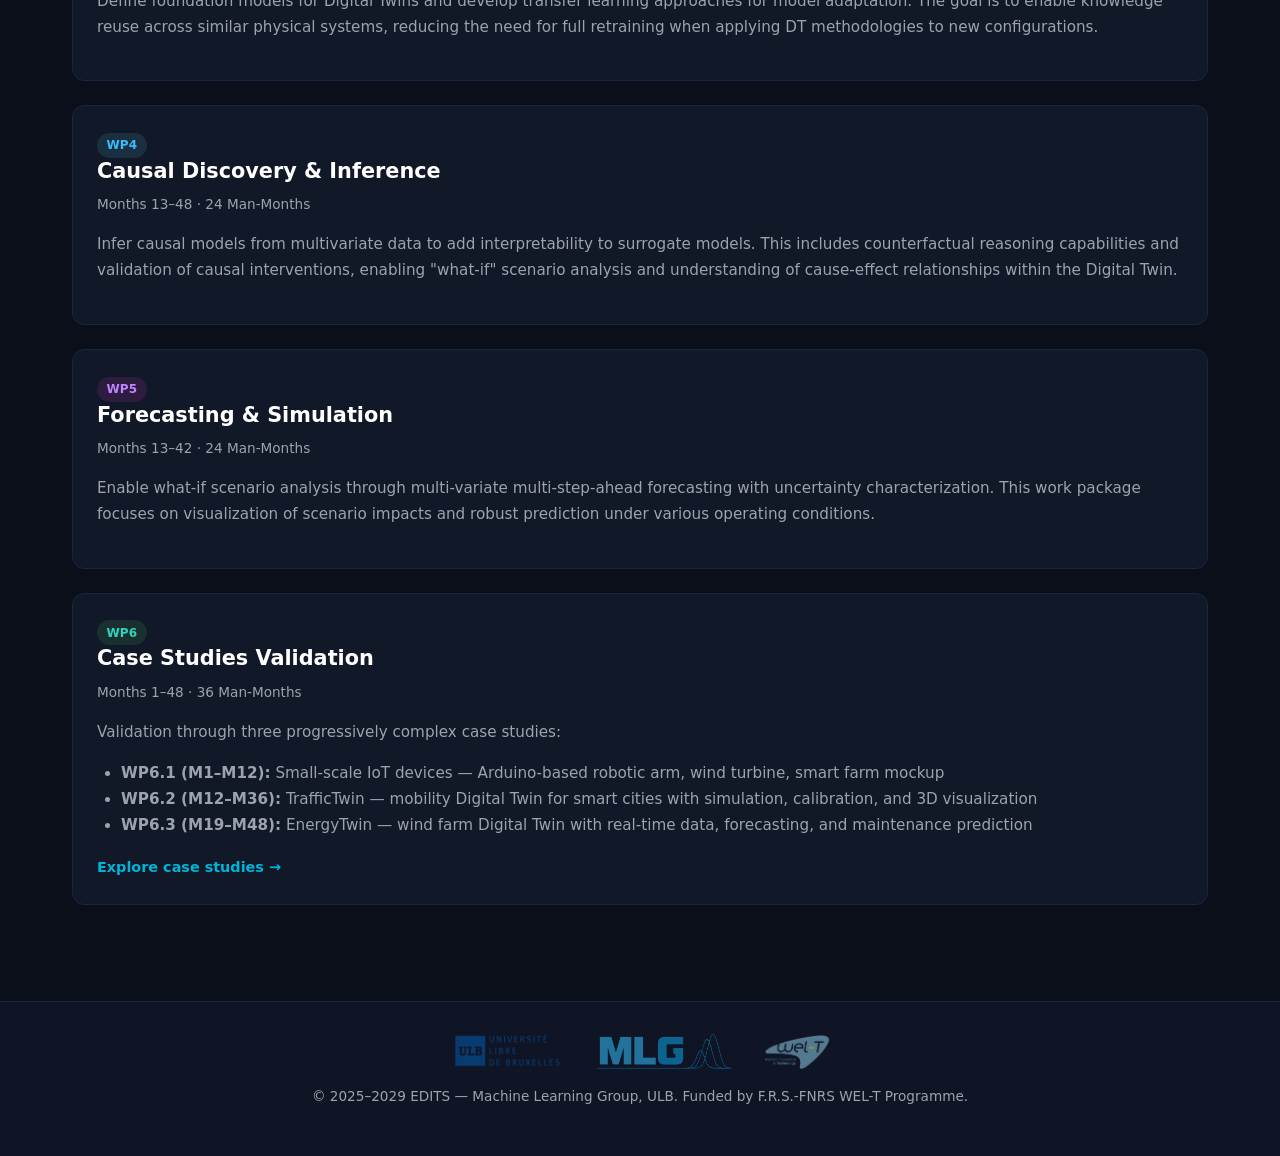
<file: workpackages.html>
<!DOCTYPE html>
<html lang="en">
<head>
  <meta charset="UTF-8">
  <meta name="viewport" content="width=device-width, initial-scale=1.0">
  <title>Work Packages — EDITS</title>
  <link rel="stylesheet" href="assets/css/style.css">
  <link rel="icon" href="assets/images/welt_logo.png">
</head>
<body>

  <nav>
    <div class="container">
      <a href="index.html" class="nav-logo">
        <img src="assets/images/welt_logo_transparent.png" alt="WEL-T">
        <span>EDITS</span>
      </a>
      <button class="nav-toggle" aria-label="Toggle menu">&#9776;</button>
      <ul class="nav-links">
        <li><a href="index.html">Home</a></li>
        <li><a href="workpackages.html">Work Packages</a></li>
        <li><a href="case-studies.html">Case Studies</a></li>
        <li><a href="valorisation.html">Valorisation</a></li>
        <li><a href="events.html">Events</a></li>
        <li><a href="publications.html">Publications</a></li>
        <li><a href="videos.html">Videos</a></li>
      </ul>
    </div>
  </nav>

  <main>
    <div class="container">

      <section class="hero" style="padding-bottom: 1rem;">
        <h1>Work Packages</h1>
        <p class="subtitle">Six interconnected work packages spanning 48 months of research</p>
      </section>

      <!-- Gantt-style timeline -->
      <section class="section">
        <div class="section-header">
          <h2>Timeline Overview</h2>
        </div>
        <p style="color: var(--text-muted); margin-bottom: 1rem; font-size: 0.9rem;">
          Months 1&ndash;48 (2025&ndash;2029). Hover over bars for details.
        </p>
        <div class="wp-timeline">
          <div class="wp-bar-container">
            <!-- M1-M48 scale markers -->
            <div class="wp-bar-row" style="margin-bottom: 0.25rem;">
              <div class="wp-bar-label"></div>
              <div class="wp-bar-track" style="background: transparent; border: none; display: flex; justify-content: space-between; font-size: 0.7rem; color: var(--text-muted);">
                <span>M1</span><span>M12</span><span>M24</span><span>M36</span><span>M48</span>
              </div>
            </div>
            <!-- WP1: M1-M48, 24MM -->
            <div class="wp-bar-row">
              <div class="wp-bar-label">WP1</div>
              <div class="wp-bar-track">
                <div class="wp-bar" style="left: 0%; width: 100%;" title="WP1: Big Data Infrastructure (M1-M48, 24MM)">M1–M48 · 24MM</div>
              </div>
            </div>
            <!-- WP2: M1-M30, 27MM -->
            <div class="wp-bar-row">
              <div class="wp-bar-label">WP2</div>
              <div class="wp-bar-track">
                <div class="wp-bar" style="left: 0%; width: 62.5%;" title="WP2: Calibration (M1-M30, 27MM)">M1–M30 · 27MM</div>
              </div>
            </div>
            <!-- WP3: M19-M30, 12MM -->
            <div class="wp-bar-row">
              <div class="wp-bar-label">WP3</div>
              <div class="wp-bar-track">
                <div class="wp-bar" style="left: 37.5%; width: 25%;" title="WP3: Foundation Models (M19-M30, 12MM)">M19–M30 · 12MM</div>
              </div>
            </div>
            <!-- WP4: M13-M48, 24MM -->
            <div class="wp-bar-row">
              <div class="wp-bar-label">WP4</div>
              <div class="wp-bar-track">
                <div class="wp-bar" style="left: 25%; width: 75%;" title="WP4: Causal Discovery (M13-M48, 24MM)">M13–M48 · 24MM</div>
              </div>
            </div>
            <!-- WP5: M13-M42, 24MM -->
            <div class="wp-bar-row">
              <div class="wp-bar-label">WP5</div>
              <div class="wp-bar-track">
                <div class="wp-bar" style="left: 25%; width: 62.5%;" title="WP5: Forecasting (M13-M42, 24MM)">M13–M42 · 24MM</div>
              </div>
            </div>
            <!-- WP6: M1-M48, 36MM -->
            <div class="wp-bar-row">
              <div class="wp-bar-label">WP6</div>
              <div class="wp-bar-track">
                <div class="wp-bar" style="left: 0%; width: 100%;" title="WP6: Case Studies (M1-M48, 36MM)">M1–M48 · 36MM</div>
              </div>
            </div>
          </div>
        </div>
      </section>

      <!-- WP Details -->
      <section class="section">
        <div class="section-header">
          <h2>Work Package Details</h2>
        </div>
        <div class="card-grid" style="grid-template-columns: 1fr;">

          <div class="card">
            <span class="badge badge-wp1">WP1</span>
            <h3>Big Data Infrastructure for System Monitoring</h3>
            <p style="color: var(--text-muted); font-size: 0.85rem;">Months 1–48 &middot; 24 Man-Months</p>
            <p>
              Design and implement a big data analytics infrastructure to support Digital Twin systems.
              This includes data collection methodologies, high-performance computing setup, and data analysis
              frameworks. The infrastructure adopts a Lambda architecture with speed, batch, and serving layers
              for real-time and historical data processing, with message queuing for loose coupling between components.
            </p>
          </div>

          <div class="card">
            <span class="badge badge-wp2">WP2</span>
            <h3>Calibration of Physics-Based Models</h3>
            <p style="color: var(--text-muted); font-size: 0.85rem;">Months 1–30 &middot; 27 Man-Months</p>
            <p>
              Develop data assimilation techniques (Kalman filters, statistical methods) for calibrating
              physics-based models with large variate data streams. This work package also covers surrogate
              model learning through adaptive machine learning, integration of physics-based and data-driven models,
              and multi-task machine learning approaches.
            </p>
          </div>

          <div class="card">
            <span class="badge badge-wp3">WP3</span>
            <h3>DT Foundational Models &amp; Transfer Learning</h3>
            <p style="color: var(--text-muted); font-size: 0.85rem;">Months 19–30 &middot; 12 Man-Months</p>
            <p>
              Define foundation models for Digital Twins and develop transfer learning approaches for model
              adaptation. The goal is to enable knowledge reuse across similar physical systems, reducing the
              need for full retraining when applying DT methodologies to new configurations.
            </p>
          </div>

          <div class="card">
            <span class="badge badge-wp4">WP4</span>
            <h3>Causal Discovery &amp; Inference</h3>
            <p style="color: var(--text-muted); font-size: 0.85rem;">Months 13–48 &middot; 24 Man-Months</p>
            <p>
              Infer causal models from multivariate data to add interpretability to surrogate models.
              This includes counterfactual reasoning capabilities and validation of causal interventions,
              enabling "what-if" scenario analysis and understanding of cause-effect relationships within
              the Digital Twin.
            </p>
          </div>

          <div class="card">
            <span class="badge badge-wp5">WP5</span>
            <h3>Forecasting &amp; Simulation</h3>
            <p style="color: var(--text-muted); font-size: 0.85rem;">Months 13–42 &middot; 24 Man-Months</p>
            <p>
              Enable what-if scenario analysis through multi-variate multi-step-ahead forecasting with
              uncertainty characterization. This work package focuses on visualization of scenario impacts
              and robust prediction under various operating conditions.
            </p>
          </div>

          <div class="card">
            <span class="badge badge-wp6">WP6</span>
            <h3>Case Studies Validation</h3>
            <p style="color: var(--text-muted); font-size: 0.85rem;">Months 1–48 &middot; 36 Man-Months</p>
            <p>
              Validation through three progressively complex case studies:
            </p>
            <ul style="color: var(--text-muted); padding-left: 1.5rem; margin-top: 0.5rem; font-size: 0.95rem;">
              <li><strong>WP6.1 (M1–M12):</strong> Small-scale IoT devices — Arduino-based robotic arm, wind turbine, smart farm mockup</li>
              <li><strong>WP6.2 (M12–M36):</strong> TrafficTwin — mobility Digital Twin for smart cities with simulation, calibration, and 3D visualization</li>
              <li><strong>WP6.3 (M19–M48):</strong> EnergyTwin — wind farm Digital Twin with real-time data, forecasting, and maintenance prediction</li>
            </ul>
            <a href="case-studies.html" class="card-link" style="margin-top: 1rem;">Explore case studies &rarr;</a>
          </div>

        </div>
      </section>

    </div>
  </main>

  <footer>
    <div class="container">
      <div class="footer-logos">
        <img src="assets/images/ulb_logo_transparent.png" alt="ULB">
        <img src="assets/images/mlg_logo_transparent.png" alt="MLG">
        <img src="assets/images/welt_logo_transparent.png" alt="WEL-T">
      </div>
      <p>&copy; 2025&ndash;2029 EDITS &mdash; Machine Learning Group, ULB. Funded by F.R.S.-FNRS WEL-T Programme.</p>
    </div>
  </footer>

  <script src="assets/js/main.js"></script>
</body>
</html>
</file>
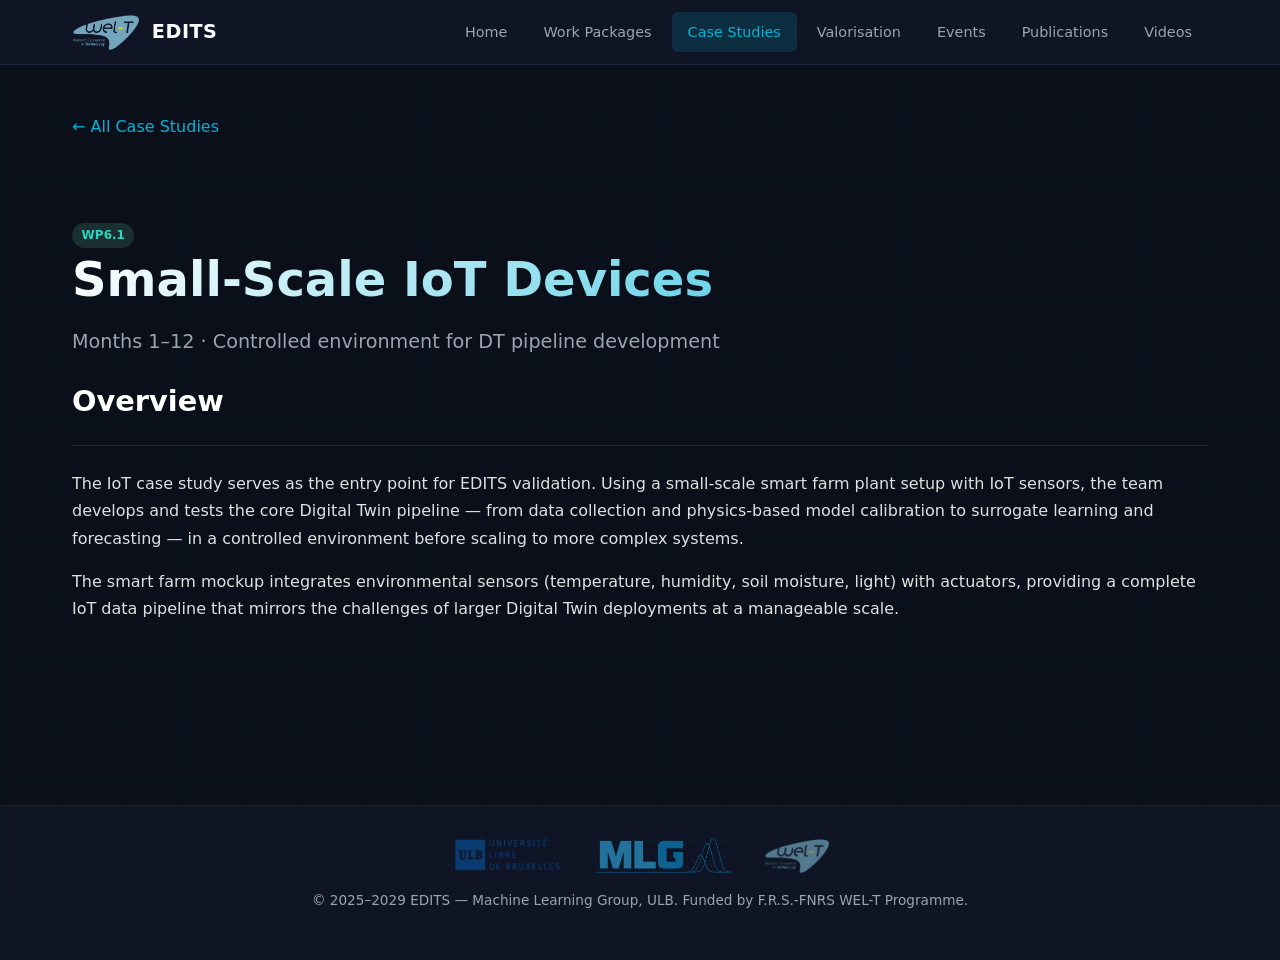
<file: case-studies/iot.html>
<!DOCTYPE html>
<html lang="en">
<head>
  <meta charset="UTF-8">
  <meta name="viewport" content="width=device-width, initial-scale=1.0">
  <title>IoT Case Study — EDITS</title>
  <link rel="stylesheet" href="../assets/css/style.css">
  <link rel="icon" href="../assets/images/welt_logo.png">
</head>
<body>

  <nav>
    <div class="container">
      <a href="../index.html" class="nav-logo">
        <img src="../assets/images/welt_logo_transparent.png" alt="WEL-T">
        <span>EDITS</span>
      </a>
      <button class="nav-toggle" aria-label="Toggle menu">&#9776;</button>
      <ul class="nav-links">
        <li><a href="../index.html">Home</a></li>
        <li><a href="../workpackages.html">Work Packages</a></li>
        <li><a href="../case-studies.html">Case Studies</a></li>
        <li><a href="../valorisation.html">Valorisation</a></li>
        <li><a href="../events.html">Events</a></li>
        <li><a href="../publications.html">Publications</a></li>
        <li><a href="../videos.html">Videos</a></li>
      </ul>
    </div>
  </nav>

  <main>
    <div class="container">

      <p style="margin-bottom: 1rem;"><a href="../case-studies.html">&larr; All Case Studies</a></p>

      <section class="hero" style="padding-bottom: 1rem; text-align: left;">
        <span class="badge badge-wp6">WP6.1</span>
        <h1>Small-Scale IoT Devices</h1>
        <p class="subtitle" style="margin: 0.5rem 0;">Months 1–12 &middot; Controlled environment for DT pipeline development</p>
      </section>

      <section class="section">
        <div class="section-header">
          <h2>Overview</h2>
        </div>
        <p>
          The IoT case study serves as the entry point for EDITS validation. Using a small-scale
          smart farm plant setup with IoT sensors, the team develops and tests the core Digital Twin
          pipeline — from data collection and physics-based model calibration to surrogate learning
          and forecasting — in a controlled environment before scaling to more complex systems.
        </p>
        <p>
          The smart farm mockup integrates environmental sensors (temperature, humidity, soil moisture,
          light) with actuators, providing a complete IoT data pipeline that mirrors the challenges
          of larger Digital Twin deployments at a manageable scale.
        </p>
      </section>

    </div>
  </main>

  <footer>
    <div class="container">
      <div class="footer-logos">
        <img src="../assets/images/ulb_logo_transparent.png" alt="ULB">
        <img src="../assets/images/mlg_logo_transparent.png" alt="MLG">
        <img src="../assets/images/welt_logo_transparent.png" alt="WEL-T">
      </div>
      <p>&copy; 2025&ndash;2029 EDITS &mdash; Machine Learning Group, ULB. Funded by F.R.S.-FNRS WEL-T Programme.</p>
    </div>
  </footer>

  <script src="../assets/js/main.js"></script>
</body>
</html>
</file>
<file: assets/css/style.css>
/* ========== WEL-T EDITS Website — Dark MLG Theme ========== */

/* --- Reset & Base --- */
*, *::before, *::after { box-sizing: border-box; margin: 0; padding: 0; }

:root {
  --bg-dark: #0a0f1a;
  --bg-nav: #0f1525;
  --bg-card: #111827;
  --accent: #00b4d8;
  --accent-dark: #0096c7;
  --accent-glow: rgba(0, 180, 216, 0.15);
  --text: #e0e0e0;
  --text-muted: #9ca3af;
  --text-heading: #ffffff;
  --border: #1a2540;
  --font: 'Inter', 'Segoe UI', system-ui, -apple-system, sans-serif;
  --max-width: 1200px;
}

html { scroll-behavior: smooth; }

body {
  font-family: var(--font);
  background: var(--bg-dark);
  color: var(--text);
  line-height: 1.7;
  min-height: 100vh;
}

/* --- Geometric background --- */
body::before {
  content: '';
  position: fixed;
  inset: 0;
  background:
    linear-gradient(rgba(0, 180, 216, 0.03) 1px, transparent 1px),
    linear-gradient(90deg, rgba(0, 180, 216, 0.03) 1px, transparent 1px);
  background-size: 60px 60px;
  pointer-events: none;
  z-index: 0;
}

/* --- Typography --- */
h1, h2, h3, h4 { color: var(--text-heading); font-weight: 700; line-height: 1.3; }
h1 { font-size: 2.5rem; margin-bottom: 1rem; }
h2 { font-size: 1.8rem; margin-bottom: 0.8rem; }
h3 { font-size: 1.3rem; margin-bottom: 0.5rem; }

a { color: var(--accent); text-decoration: none; transition: color 0.2s; }
a:hover { color: var(--accent-dark); }

p { margin-bottom: 1rem; }

/* --- Layout --- */
.container {
  max-width: var(--max-width);
  margin: 0 auto;
  padding: 0 2rem;
  position: relative;
  z-index: 1;
}

main {
  padding: 3rem 0;
  min-height: calc(100vh - 160px);
}

/* --- Navigation --- */
nav {
  background: var(--bg-nav);
  border-bottom: 1px solid var(--border);
  position: sticky;
  top: 0;
  z-index: 100;
  backdrop-filter: blur(10px);
}

nav .container {
  display: flex;
  align-items: center;
  justify-content: space-between;
  height: 64px;
}

.nav-logo {
  display: flex;
  align-items: center;
  gap: 0.75rem;
}

.nav-logo img {
  height: 36px;
  width: auto;
}

.nav-logo span {
  font-size: 1.2rem;
  font-weight: 700;
  color: var(--text-heading);
  letter-spacing: 0.5px;
}

.nav-links {
  display: flex;
  list-style: none;
  gap: 0.25rem;
}

.nav-links a {
  display: block;
  padding: 0.5rem 1rem;
  color: var(--text-muted);
  font-size: 0.9rem;
  font-weight: 500;
  border-radius: 6px;
  transition: all 0.2s;
}

.nav-links a:hover,
.nav-links a.active {
  color: var(--accent);
  background: var(--accent-glow);
}

.nav-toggle {
  display: none;
  background: none;
  border: none;
  color: var(--text);
  font-size: 1.5rem;
  cursor: pointer;
  padding: 0.5rem;
}

/* --- Hero Section --- */
.hero {
  text-align: center;
  padding: 4rem 0 3rem;
}

.hero h1 {
  font-size: 3rem;
  background: linear-gradient(135deg, var(--text-heading), var(--accent));
  -webkit-background-clip: text;
  -webkit-text-fill-color: transparent;
  background-clip: text;
}

.hero .subtitle {
  font-size: 1.2rem;
  color: var(--text-muted);
  max-width: 700px;
  margin: 1rem auto 2rem;
}

.hero-logos {
  display: flex;
  align-items: center;
  justify-content: center;
  gap: 2.5rem;
  margin-top: 2rem;
  flex-wrap: wrap;
}

.hero-logos img {
  height: 50px;
  width: auto;
  opacity: 0.85;
  transition: opacity 0.2s;
}

.hero-logos img:hover { opacity: 1; }

/* --- Cards --- */
.card-grid {
  display: grid;
  grid-template-columns: repeat(auto-fill, minmax(340px, 1fr));
  gap: 1.5rem;
  margin: 2rem 0;
}

.card {
  background: var(--bg-card);
  border: 1px solid var(--border);
  border-radius: 12px;
  padding: 1.5rem;
  transition: all 0.3s;
}

.card:hover {
  border-color: var(--accent);
  box-shadow: 0 0 20px var(--accent-glow);
  transform: translateY(-2px);
}

.card h3 { margin-bottom: 0.5rem; }

.card .tag {
  display: inline-block;
  background: var(--accent-glow);
  color: var(--accent);
  padding: 0.2rem 0.7rem;
  border-radius: 20px;
  font-size: 0.8rem;
  font-weight: 600;
  margin-bottom: 0.75rem;
}

.card p { color: var(--text-muted); font-size: 0.95rem; }

.card-link {
  display: inline-flex;
  align-items: center;
  gap: 0.3rem;
  margin-top: 1rem;
  font-weight: 600;
  font-size: 0.9rem;
}

/* --- Section --- */
.section { margin-bottom: 3rem; }

.section-header {
  border-bottom: 1px solid var(--border);
  padding-bottom: 0.75rem;
  margin-bottom: 1.5rem;
}

/* --- Timeline --- */
.timeline {
  position: relative;
  padding-left: 2rem;
}

.timeline::before {
  content: '';
  position: absolute;
  left: 0;
  top: 0;
  bottom: 0;
  width: 2px;
  background: var(--border);
}

.timeline-item {
  position: relative;
  margin-bottom: 2rem;
  padding: 1.25rem;
  background: var(--bg-card);
  border: 1px solid var(--border);
  border-radius: 10px;
}

.timeline-item::before {
  content: '';
  position: absolute;
  left: -2.35rem;
  top: 1.5rem;
  width: 10px;
  height: 10px;
  border-radius: 50%;
  background: var(--accent);
  border: 2px solid var(--bg-dark);
}

.timeline-item .date {
  font-size: 0.85rem;
  color: var(--accent);
  font-weight: 600;
  margin-bottom: 0.5rem;
}

/* --- WP Bars (timeline visualization) --- */
.wp-timeline {
  margin: 2rem 0;
  overflow-x: auto;
}

.wp-bar-container {
  min-width: 600px;
}

.wp-bar-row {
  display: flex;
  align-items: center;
  margin-bottom: 0.75rem;
  gap: 1rem;
}

.wp-bar-label {
  width: 60px;
  font-weight: 700;
  font-size: 0.9rem;
  color: var(--accent);
  flex-shrink: 0;
}

.wp-bar-track {
  flex: 1;
  height: 32px;
  background: var(--bg-card);
  border-radius: 6px;
  position: relative;
  border: 1px solid var(--border);
}

.wp-bar {
  position: absolute;
  height: 100%;
  background: linear-gradient(90deg, var(--accent-dark), var(--accent));
  border-radius: 6px;
  display: flex;
  align-items: center;
  justify-content: center;
  font-size: 0.75rem;
  font-weight: 600;
  color: var(--bg-dark);
  min-width: 40px;
}

/* --- Video Grid --- */
.video-grid {
  display: grid;
  grid-template-columns: repeat(auto-fill, minmax(480px, 1fr));
  gap: 2rem;
  margin: 2rem 0;
}

.video-card {
  background: var(--bg-card);
  border: 1px solid var(--border);
  border-radius: 12px;
  overflow: hidden;
}

.video-card .video-wrapper {
  position: relative;
  padding-bottom: 56.25%;
  height: 0;
}

.video-card .video-wrapper iframe {
  position: absolute;
  top: 0;
  left: 0;
  width: 100%;
  height: 100%;
  border: none;
}

.video-card .video-info {
  padding: 1rem 1.25rem;
}

.video-card h3 { font-size: 1.1rem; }

/* --- PDF Viewer --- */
.pdf-viewer-container {
  background: var(--bg-card);
  border: 1px solid var(--border);
  border-radius: 12px;
  overflow: hidden;
  margin: 1.5rem 0;
}

.pdf-viewer-toolbar {
  display: flex;
  align-items: center;
  justify-content: space-between;
  padding: 0.75rem 1rem;
  background: var(--bg-nav);
  border-bottom: 1px solid var(--border);
}

.pdf-viewer-toolbar .pdf-title {
  font-weight: 600;
  font-size: 0.9rem;
  color: var(--text-heading);
}

.pdf-viewer-toolbar .pdf-controls {
  display: flex;
  align-items: center;
  gap: 0.5rem;
}

.pdf-viewer-toolbar button {
  background: var(--accent-glow);
  border: 1px solid var(--border);
  color: var(--accent);
  padding: 0.4rem 0.8rem;
  border-radius: 6px;
  cursor: pointer;
  font-size: 0.85rem;
  font-weight: 600;
  transition: all 0.2s;
}

.pdf-viewer-toolbar button:hover {
  background: var(--accent);
  color: var(--bg-dark);
}

.pdf-viewer-toolbar .page-info {
  color: var(--text-muted);
  font-size: 0.85rem;
  min-width: 80px;
  text-align: center;
}

.pdf-canvas-wrapper {
  display: flex;
  justify-content: center;
  padding: 1rem;
  min-height: 400px;
  background: #000;
}

.pdf-canvas-wrapper canvas {
  max-width: 100%;
  height: auto;
}

/* --- Publications list --- */
.pub-list { list-style: none; }

.pub-item {
  padding: 1rem 1.25rem;
  border-bottom: 1px solid var(--border);
  display: flex;
  align-items: flex-start;
  gap: 1rem;
}

.pub-item:last-child { border-bottom: none; }

.pub-icon {
  flex-shrink: 0;
  width: 40px;
  height: 40px;
  background: var(--accent-glow);
  border-radius: 8px;
  display: flex;
  align-items: center;
  justify-content: center;
  color: var(--accent);
  font-weight: 700;
  font-size: 0.8rem;
}

.pub-item h4 { font-size: 0.95rem; margin-bottom: 0.25rem; }
.pub-item p { font-size: 0.85rem; color: var(--text-muted); margin-bottom: 0; }

/* --- Presentation Grid --- */
.presentation-grid {
  display: grid;
  grid-template-columns: repeat(auto-fill, minmax(300px, 1fr));
  gap: 1.25rem;
  margin: 1.5rem 0;
}

.presentation-card {
  background: var(--bg-card);
  border: 1px solid var(--border);
  border-radius: 10px;
  padding: 1.25rem;
  cursor: pointer;
  transition: all 0.3s;
}

.presentation-card:hover {
  border-color: var(--accent);
  box-shadow: 0 0 15px var(--accent-glow);
}

.presentation-card h4 {
  font-size: 0.95rem;
  margin-bottom: 0.5rem;
}

.presentation-card .open-btn {
  display: inline-flex;
  align-items: center;
  gap: 0.3rem;
  color: var(--accent);
  font-size: 0.85rem;
  font-weight: 600;
}

/* --- Footer --- */
footer {
  background: var(--bg-nav);
  border-top: 1px solid var(--border);
  padding: 2rem 0;
  text-align: center;
  color: var(--text-muted);
  font-size: 0.85rem;
}

footer .footer-logos {
  display: flex;
  align-items: center;
  justify-content: center;
  gap: 2rem;
  margin-bottom: 1rem;
}

footer .footer-logos img {
  height: 35px;
  width: auto;
  opacity: 0.7;
}

/* --- Badges --- */
.badge {
  display: inline-block;
  padding: 0.15rem 0.6rem;
  border-radius: 20px;
  font-size: 0.75rem;
  font-weight: 600;
}

.badge-wp1 { background: #0e4429; color: #3fb950; }
.badge-wp2 { background: #1a1e40; color: #6366f1; }
.badge-wp3 { background: #3b1a1a; color: #f87171; }
.badge-wp4 { background: #1a3040; color: #38bdf8; }
.badge-wp5 { background: #2d1b40; color: #c084fc; }
.badge-wp6 { background: #1a3030; color: #2dd4bf; }

/* --- Vision image --- */
.vision-img {
  display: block;
  max-width: 100%;
  margin: 2rem auto;
  border-radius: 12px;
  border: 1px solid var(--border);
}

/* --- Responsive --- */
@media (max-width: 768px) {
  .nav-toggle { display: block; }

  .nav-links {
    display: none;
    position: absolute;
    top: 64px;
    left: 0;
    right: 0;
    background: var(--bg-nav);
    border-bottom: 1px solid var(--border);
    flex-direction: column;
    padding: 1rem;
  }

  .nav-links.open { display: flex; }

  .hero h1 { font-size: 2rem; }
  .hero .subtitle { font-size: 1rem; }

  .card-grid { grid-template-columns: 1fr; }
  .video-grid { grid-template-columns: 1fr; }
  .presentation-grid { grid-template-columns: 1fr; }

  h1 { font-size: 2rem; }
  h2 { font-size: 1.4rem; }

  .container { padding: 0 1rem; }
}

@media (max-width: 480px) {
  .hero-logos { gap: 1.5rem; }
  .hero-logos img { height: 35px; }
  .wp-bar-label { width: 45px; font-size: 0.8rem; }
}
</file>
